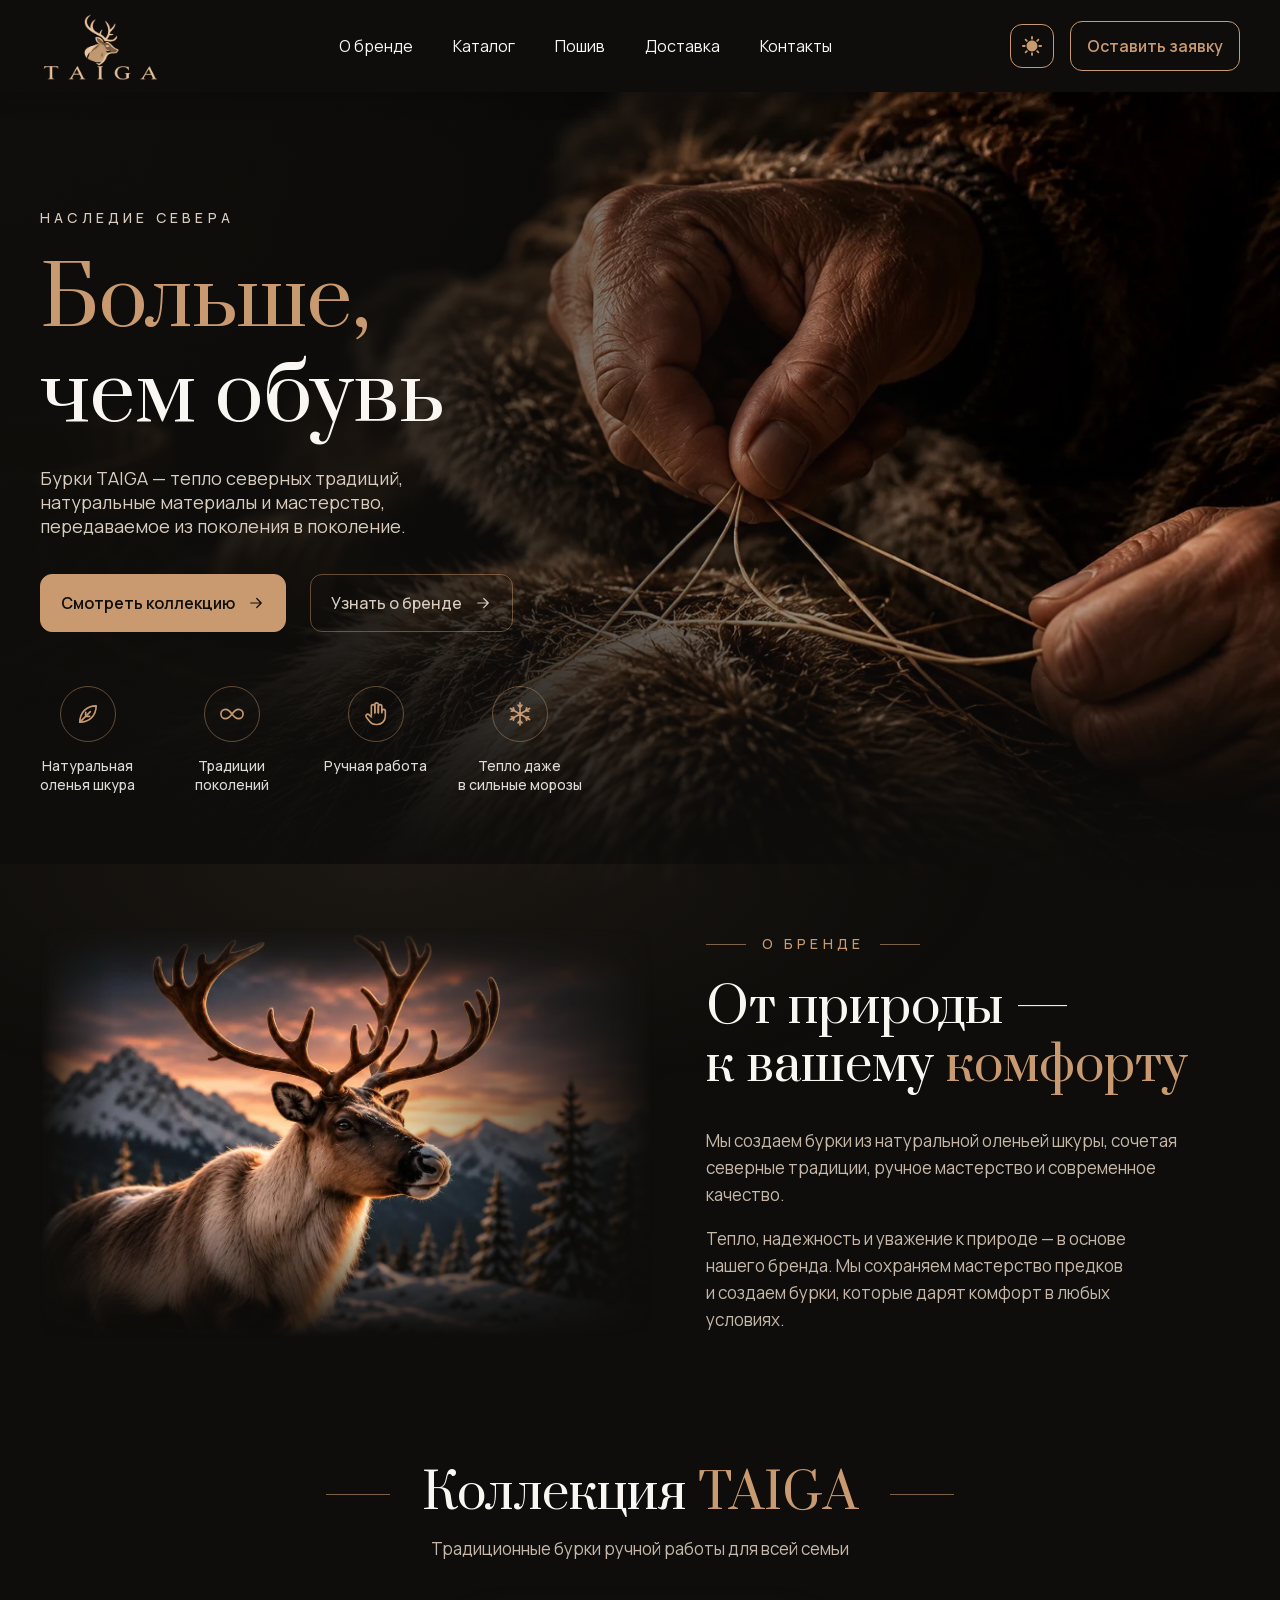
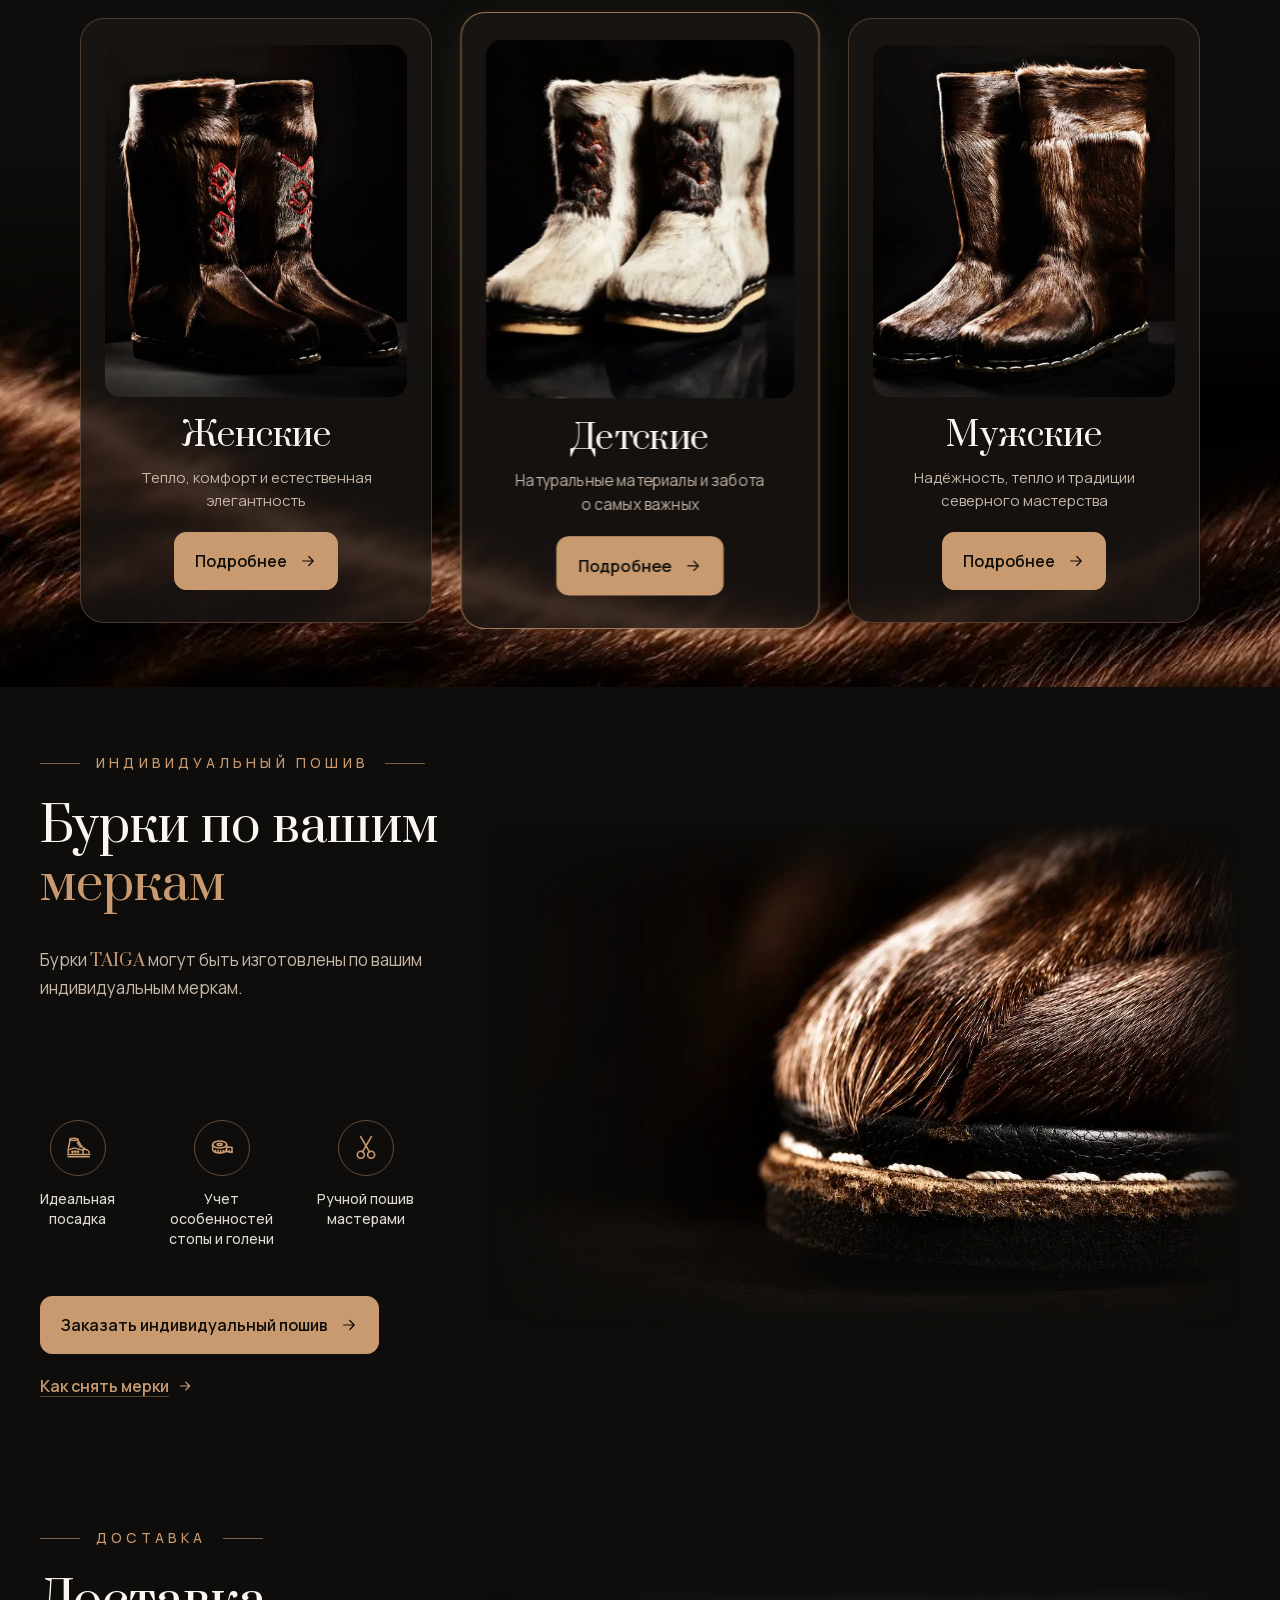
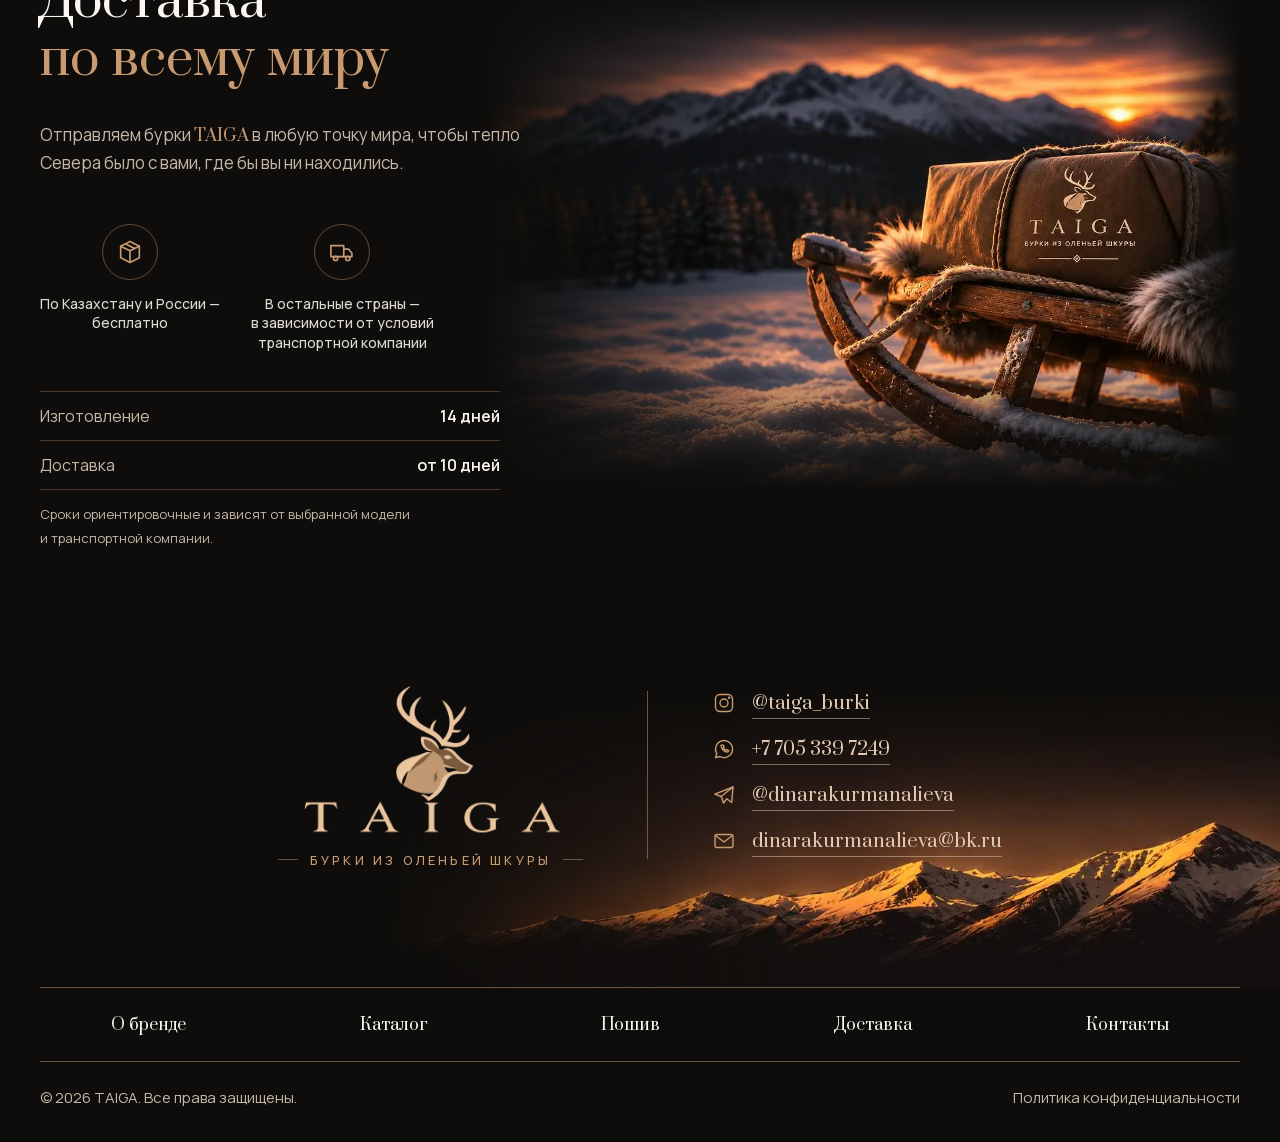
<file: index.html>
<!doctype html>
<html lang="ru">
  <head>
    <meta charset="UTF-8" />
    <meta name="viewport" content="width=device-width, initial-scale=1.0" />
    <title>TAIGA — бурки из оленьей шкуры ручной работы</title>
    <meta name="description" content="Бурки TAIGA из натуральной оленьей шкуры: ручная работа, северные традиции, индивидуальный пошив по меркам и доставка по Казахстану, России и миру." />
    <link rel="canonical" href="https://taiga-burki.kz/" />
    <meta name="theme-color" content="#0E0D0B" />
    <meta property="og:type" content="website" />
    <meta property="og:locale" content="ru_RU" />
    <meta property="og:site_name" content="TAIGA" />
    <meta property="og:title" content="TAIGA — бурки из оленьей шкуры ручной работы" />
    <meta property="og:description" content="Бурки TAIGA из натуральной оленьей шкуры: ручная работа, северные традиции, индивидуальный пошив по меркам и доставка по Казахстану, России и миру." />
    <meta property="og:url" content="https://taiga-burki.kz/" />
    <meta property="og:image" content="https://taiga-burki.kz/img/general/og-image.jpg" />
    <meta property="og:image:width" content="1200" />
    <meta property="og:image:height" content="630" />
    <meta name="twitter:card" content="summary_large_image" />
    <link rel="icon" href="./img/general/favicon.png" />
    <link rel="preload" href="./fonts/manrope-cyrillic.woff2" as="font" type="font/woff2" crossorigin />
    <link rel="preload" href="./fonts/prata-cyrillic.woff2" as="font" type="font/woff2" crossorigin />
    <link rel="stylesheet" href="./css/fonts.css" />
    <link rel="stylesheet" href="./css/variables.css" />
    <link rel="stylesheet" href="./css/base.css" />
    <link rel="stylesheet" href="./css/header.css" />
    <link rel="stylesheet" href="./css/hero.css" />
    <link rel="stylesheet" href="./css/features.css" />
    <link rel="stylesheet" href="./css/about.css" />
    <link rel="stylesheet" href="./css/collection.css" />
    <link rel="stylesheet" href="./css/split.css" />
    <link rel="stylesheet" href="./css/footer.css" />
    <link rel="stylesheet" href="./css/request.css" />
    <script>
      document.documentElement.classList.add("js");
      if (localStorage.getItem("theme") === "light") {
        document.documentElement.classList.add("light_theme");
      }
    </script>
    <script src="./js/theme.js" defer></script>
    <script src="./js/menu.js" defer></script>
    <script src="./js/reveal.js" defer></script>
    <script src="./js/request-form.js" defer></script>
    <script src="./js/features.js" defer></script>
  </head>
  <body>
    <a class="skip_link" href="#main">Перейти к&nbsp;содержанию</a>

    <!-- HEADER -->
    <header class="header">
      <div class="container header_container">
        <a class="logo_link" href="#" aria-label="Taiga — наверх страницы">
          <img
            class="logo_img"
            src="./img/general/logo-header.webp"
            alt=""
            width="120"
            height="70"
          />
        </a>

        <nav class="header_nav" id="header_menu" aria-label="Основное меню">
          <ul class="header_list">
            <li><a class="header_link" href="#about">О бренде</a></li>
            <li><a class="header_link" href="./catalog.html">Каталог</a></li>
            <li><a class="header_link" href="#sewing">Пошив</a></li>
            <li><a class="header_link" href="#delivery">Доставка</a></li>
            <li><a class="header_link" href="#contacts">Контакты</a></li>
          </ul>
          <div class="menu_extra">
            <p class="menu_note">Бурки ручной работы</p>
            <button class="btn btn_primary menu_btn" type="button" data-open-request>Оставить заявку</button>
          </div>
        </nav>

        <div class="header_actions">
          <button
            class="icon_btn theme_toggle"
            type="button"
            aria-label="Включить светлую тему"
          >
            <svg
              class="theme_icon theme_icon_sun"
              width="20"
              height="20"
              viewBox="0 0 22 22"
              fill="none"
              aria-hidden="true"
            >
              <path
                d="M10 3V1C10 0.45 10.45 0 11 0C11.55 0 12 0.45 12 1V3C12 3.55 11.55 4 11 4C10.45 4 10 3.55 10 3ZM17.36 6.05L18.77 4.63C19.16 4.24 19.16 3.61 18.77 3.22C18.38 2.83 17.75 2.83 17.36 3.22L15.95 4.64C15.56 5.03 15.56 5.66 15.95 6.05C16.34 6.44 16.97 6.44 17.36 6.05ZM21 10H19C18.45 10 18 10.45 18 11C18 11.55 18.45 12 19 12H21C21.55 12 22 11.55 22 11C22 10.45 21.55 10 21 10ZM11 18C10.45 18 10 18.45 10 19V21C10 21.55 10.45 22 11 22C11.55 22 12 21.55 12 21V19C12 18.45 11.55 18 11 18ZM4.64 6.05L3.22 4.64C2.83 4.25 2.83 3.61 3.22 3.23C3.61 2.85 4.25 2.84 4.63 3.23L6.04 4.64C6.43 5.03 6.43 5.67 6.04 6.05C5.65 6.43 5.02 6.44 4.64 6.05ZM15.95 15.95C15.56 16.34 15.56 16.98 15.95 17.36L17.36 18.77C17.75 19.16 18.39 19.16 18.77 18.77C19.16 18.38 19.16 17.74 18.77 17.36L17.36 15.95C16.98 15.56 16.34 15.56 15.95 15.95ZM1 12H3C3.55 12 4 11.55 4 11C4 10.45 3.55 10 3 10H1C0.45 10 0 10.45 0 11C0 11.55 0.45 12 1 12ZM4.64 18.78L6.05 17.37C6.44 16.98 6.44 16.34 6.05 15.96C5.66 15.58 5.02 15.57 4.64 15.96L3.23 17.37C2.84 17.76 2.84 18.4 3.23 18.78C3.61 19.17 4.25 19.17 4.64 18.78ZM11 5C7.69 5 5 7.69 5 11C5 14.31 7.69 17 11 17C14.31 17 17 14.31 17 11C17 7.69 14.31 5 11 5Z"
                fill="currentColor"
              />
            </svg>
            <svg
              class="theme_icon theme_icon_moon"
              width="18"
              height="18"
              viewBox="0 0 18 18"
              fill="none"
              aria-hidden="true"
            >
              <path
                d="M9 0C4.03 0 0 4.03 0 9C0 13.97 4.03 18 9 18C13.97 18 18 13.97 18 9C18 8.54 17.96 8.08 17.9 7.64C16.92 9.01 15.32 9.9 13.5 9.9C10.52 9.9 8.1 7.48 8.1 4.5C8.1 2.69 8.99 1.08 10.36 0.1C9.92 0.04 9.46 0 9 0Z"
                fill="currentColor"
              />
            </svg>
          </button>

          <button class="btn header_btn" type="button" data-open-request>Оставить заявку</button>

          <button
            class="icon_btn burger_btn"
            type="button"
            aria-label="Открыть меню"
            aria-expanded="false"
            aria-controls="header_menu"
          >
            <span class="burger_line" aria-hidden="true"></span>
            <span class="burger_line" aria-hidden="true"></span>
          </button>
        </div>
      </div>
    </header>

    <main id="main" tabindex="-1">
      <!-- HERO -->
      <section class="hero" id="hero">
        <div class="container hero_container">
          <div class="hero_content">
            <p class="hero_eyebrow">Наследие Севера</p>
            <h1 class="hero_title"><span class="text_accent">Больше,</span><br />чем обувь</h1>
            <p class="hero_text">
              Бурки TAIGA — тепло северных традиций, натуральные материалы и
              мастерство, передаваемое из поколения в поколение.
            </p>

            <div class="hero_btns">
              <a class="btn btn_primary btn_arrow" href="./catalog.html">
                Смотреть коллекцию
                <svg width="18" height="18" viewBox="0 0 24 24" fill="none" aria-hidden="true">
                  <path d="M5 12h14M13 6l6 6-6 6" stroke="currentColor" stroke-width="1.6" stroke-linecap="round" stroke-linejoin="round" />
                </svg>
              </a>
              <a class="btn btn_ghost btn_arrow" href="#about">
                Узнать о бренде
                <svg width="18" height="18" viewBox="0 0 24 24" fill="none" aria-hidden="true">
                  <path d="M5 12h14M13 6l6 6-6 6" stroke="currentColor" stroke-width="1.6" stroke-linecap="round" stroke-linejoin="round" />
                </svg>
              </a>
            </div>
          </div>

          <ul class="features features_start hero_features">
            <li class="feature">
              <span class="feature_icon">
                <img src="./img/home-page/icon-leaf.svg" alt="" width="28" height="28" />
              </span>
              <p class="feature_text">Натуральная оленья шкура</p>
            </li>
            <li class="feature">
              <span class="feature_icon">
                <img src="./img/home-page/icon-infinity.svg" alt="" width="28" height="28" />
              </span>
              <p class="feature_text">Традиции<br />поколений</p>
            </li>
            <li class="feature">
              <span class="feature_icon">
                <img src="./img/home-page/icon-hand.svg" alt="" width="28" height="28" />
              </span>
              <p class="feature_text">Ручная работа</p>
            </li>
            <li class="feature">
              <span class="feature_icon">
                <img src="./img/home-page/icon-snowflake.svg" alt="" width="28" height="28" />
              </span>
              <p class="feature_text">Тепло даже в&nbsp;сильные морозы</p>
            </li>
          </ul>
        </div>
      </section>

      <!-- ABOUT -->
      <section class="about" id="about">
        <div class="container about_container">
          <div class="about_image reveal" aria-hidden="true"></div>

          <div class="about_content">
            <p class="section_eyebrow reveal">О бренде</p>
            <h2 class="section_title reveal" style="--reveal-delay: 0.1s">
              От природы —<br />к&nbsp;вашему <span class="text_accent">комфорту</span>
            </h2>
            <p class="section_text reveal" style="--reveal-delay: 0.2s">
              Мы создаем бурки из натуральной оленьей шкуры, сочетая северные
              традиции, ручное мастерство и&nbsp;современное качество.
            </p>
            <p class="section_text reveal" style="--reveal-delay: 0.3s">
              Тепло, надежность и&nbsp;уважение к&nbsp;природе — в&nbsp;основе
              нашего бренда. Мы сохраняем мастерство предков и&nbsp;создаем
              бурки, которые дарят комфорт в&nbsp;любых условиях.
            </p>
          </div>
        </div>
      </section>

      <!-- COLLECTION -->
      <section class="collection" id="collection" aria-labelledby="collection_title">
        <div class="container">
          <div class="collection_head">
            <h2 class="section_title collection_title reveal" id="collection_title">
              <span>Коллекция <span class="text_accent">TAIGA</span></span>
            </h2>
            <p class="section_text collection_subtitle reveal" style="--reveal-delay: 0.1s">
              Традиционные бурки ручной работы для всей семьи
            </p>
          </div>

          <ul class="collection_list">
            <li class="collection_card reveal" style="--reveal-delay: 0.0s">
              <img
                class="collection_photo"
                src="./img/catalog/women-1.webp"
                data-src-light="./img/catalog/women-1-light.webp"
                alt="Тёмные женские бурки с красной вышивкой"
                width="853"
                height="1280"
                loading="lazy"
                decoding="async"
              />
              <h3 class="collection_name">Женские</h3>
              <p class="collection_text">Тепло, комфорт и&nbsp;естественная элегантность</p>
              <a class="btn btn_primary btn_arrow collection_btn" href="./catalog.html#women" aria-label="Подробнее: женские бурки">
                Подробнее
                <svg width="18" height="18" viewBox="0 0 24 24" fill="none" aria-hidden="true">
                  <path d="M5 12h14M13 6l6 6-6 6" stroke="currentColor" stroke-width="1.6" stroke-linecap="round" stroke-linejoin="round" />
                </svg>
              </a>
            </li>
            <li class="collection_card collection_card_featured reveal" style="--reveal-delay: 0.1s">
              <img
                class="collection_photo"
                style="object-position: center 30%"
                data-position-dark="center 30%"
                data-position-light="center 30%"
                src="./img/catalog/kids-1.webp"
                data-src-light="./img/catalog/kids-1-light.webp"
                alt="Светлые детские бурки с вышитым орнаментом"
                width="711"
                height="1067"
                loading="lazy"
                decoding="async"
              />
              <h3 class="collection_name">Детские</h3>
              <p class="collection_text">Натуральные материалы и&nbsp;забота о&nbsp;самых важных</p>
              <a class="btn btn_primary btn_arrow collection_btn" href="./catalog.html#kids" aria-label="Подробнее: детские бурки">
                Подробнее
                <svg width="18" height="18" viewBox="0 0 24 24" fill="none" aria-hidden="true">
                  <path d="M5 12h14M13 6l6 6-6 6" stroke="currentColor" stroke-width="1.6" stroke-linecap="round" stroke-linejoin="round" />
                </svg>
              </a>
            </li>
            <li class="collection_card reveal" style="--reveal-delay: 0.2s">
              <img
                class="collection_photo"
                src="./img/catalog/men-1.webp"
                data-src-light="./img/catalog/men-1-light.webp"
                alt="Мужские бурки из оленьей шкуры — пара, вид спереди"
                width="853"
                height="1280"
                loading="lazy"
                decoding="async"
              />
              <h3 class="collection_name">Мужские</h3>
              <p class="collection_text">Надёжность, тепло и&nbsp;традиции северного мастерства</p>
              <a class="btn btn_primary btn_arrow collection_btn" href="./catalog.html#men" aria-label="Подробнее: мужские бурки">
                Подробнее
                <svg width="18" height="18" viewBox="0 0 24 24" fill="none" aria-hidden="true">
                  <path d="M5 12h14M13 6l6 6-6 6" stroke="currentColor" stroke-width="1.6" stroke-linecap="round" stroke-linejoin="round" />
                </svg>
              </a>
            </li>
          </ul>
        </div>
      </section>

      <!-- SEWING -->
      <section class="sewing" id="sewing">
        <div class="container split">
          <div class="split_image reveal" aria-hidden="true"></div>

          <div class="split_content">
            <p class="section_eyebrow reveal">Индивидуальный пошив</p>
            <h2 class="section_title reveal" style="--reveal-delay: 0.1s">
              Бурки по&nbsp;вашим <span class="text_accent">меркам</span>
            </h2>
            <p class="section_text reveal" style="--reveal-delay: 0.2s">
              Бурки <span class="text_accent">TAIGA</span> могут быть изготовлены по&nbsp;вашим
              индивидуальным меркам.
            </p>
            <p class="section_text reveal" style="--reveal-delay: 0.25s">
              Мы учитываем особенности стопы и&nbsp;голени, чтобы каждая пара дарила
              комфорт и&nbsp;идеально дополняла ваш образ.
            </p>

            <ul class="features features_start sewing_features reveal" style="--reveal-delay: 0.35s" data-align="desktop">
              <li class="feature">
                <span class="feature_icon">
                  <img src="./img/home-page/icon-fit.svg" alt="" width="28" height="28" />
                </span>
                <p class="feature_text">Идеальная<br />посадка</p>
              </li>
              <li class="feature">
                <span class="feature_icon">
                  <img src="./img/home-page/icon-tape.svg" alt="" width="28" height="28" />
                </span>
                <p class="feature_text">Учет особенностей стопы и&nbsp;голени</p>
              </li>
              <li class="feature">
                <span class="feature_icon">
                  <img src="./img/home-page/icon-scissors.svg" alt="" width="28" height="28" />
                </span>
                <p class="feature_text">Ручной пошив мастерами</p>
              </li>
            </ul>

            <button
              class="btn btn_primary btn_arrow sewing_btn reveal"
              type="button"
              style="--reveal-delay: 0.45s"
              data-open-request
            >
              Заказать индивидуальный пошив
              <svg width="18" height="18" viewBox="0 0 24 24" fill="none" aria-hidden="true">
                <path d="M5 12h14M13 6l6 6-6 6" stroke="currentColor" stroke-width="1.6" stroke-linecap="round" stroke-linejoin="round" />
              </svg>
            </button>

            <a class="text_link sewing_measure_link reveal" href="./catalog.html#measure" style="--reveal-delay: 0.5s">
              Как снять мерки
              <svg width="16" height="16" viewBox="0 0 24 24" fill="none" aria-hidden="true">
                <path d="M5 12h14M13 6l6 6-6 6" stroke="currentColor" stroke-width="1.6" stroke-linecap="round" stroke-linejoin="round" />
              </svg>
            </a>
          </div>
        </div>
      </section>

      <!-- DELIVERY -->
      <section class="delivery" id="delivery">
        <div class="container split">
          <div class="split_image reveal" aria-hidden="true"></div>

          <div class="split_content">
            <p class="section_eyebrow reveal">Доставка</p>
            <h2 class="section_title reveal" style="--reveal-delay: 0.1s">
              Доставка<br /><span class="text_accent">по&nbsp;всему миру</span>
            </h2>
            <p class="section_text reveal" style="--reveal-delay: 0.2s">
              Отправляем бурки <span class="text_accent">TAIGA</span> в&nbsp;любую точку мира,
              чтобы тепло Севера было с&nbsp;вами, где бы вы ни&nbsp;находились.
            </p>

            <ul class="features features_start delivery_features reveal" style="--reveal-delay: 0.3s" data-align="desktop">
              <li class="feature">
                <span class="feature_icon">
                  <img src="./img/home-page/icon-box.svg" alt="" width="28" height="28" />
                </span>
                <p class="feature_text">По Казахстану и&nbsp;России —<br />бесплатно</p>
              </li>
              <li class="feature">
                <span class="feature_icon">
                  <img src="./img/home-page/icon-truck.svg" alt="" width="28" height="28" />
                </span>
                <p class="feature_text">
                  В остальные страны — в&nbsp;зависимости от&nbsp;условий транспортной компании
                </p>
              </li>
            </ul>

            <dl class="delivery_terms reveal" style="--reveal-delay: 0.4s">
              <div class="delivery_term">
                <dt>Изготовление</dt>
                <dd>14&nbsp;дней</dd>
              </div>
              <div class="delivery_term">
                <dt>Доставка</dt>
                <dd>от&nbsp;10&nbsp;дней</dd>
              </div>
            </dl>
            <p class="delivery_terms_note reveal" style="--reveal-delay: 0.4s">Сроки ориентировочные и&nbsp;зависят от&nbsp;выбранной модели и&nbsp;транспортной компании.</p>
          </div>
        </div>
      </section>
    </main>

    <!-- FOOTER -->
    <footer class="footer" id="contacts">
      <div class="container">
        <div class="footer_top">
          <div class="footer_brand">
            <img
              class="footer_logo"
              src="./img/general/logo-header.webp"
              alt="TAIGA"
              width="270"
              height="158"
              loading="lazy"
            />
            <p class="footer_tagline">Бурки из оленьей шкуры</p>
          </div>

          <ul class="footer_contacts">
            <li>
              <a class="footer_contact" href="https://www.instagram.com/taiga_burki/" target="_blank" rel="noopener">
                <svg width="30" height="30" viewBox="0 0 24 24" fill="none" stroke="currentColor" stroke-width="1.4" stroke-linecap="round" stroke-linejoin="round" aria-hidden="true">
                  <rect x="3.5" y="3.5" width="17" height="17" rx="4.5" />
                  <circle cx="12" cy="12" r="4" />
                  <circle cx="17.2" cy="6.8" r="0.6" fill="currentColor" />
                </svg>
                <span class="footer_contact_text"><span class="visually_hidden">Instagram: </span>@taiga_burki</span>
              </a>
            </li>
            <li>
              <a class="footer_contact" href="https://wa.me/77053397249" target="_blank" rel="noopener">
                <svg width="30" height="30" viewBox="0 0 24 24" fill="none" stroke="currentColor" stroke-width="1.4" stroke-linecap="round" stroke-linejoin="round" aria-hidden="true">
                  <path d="M3.5 20.5l1.3-4.1A8.5 8.5 0 1 1 8 19.5l-4.5 1Z" />
                  <path d="M9 8.3c0 3.4 3.3 6.7 6.7 6.7l1.1-1.4-1.9-1.1-.9.8a4.5 4.5 0 0 1-2.6-2.6l.8-.9-1.1-1.9L9 8.3Z" />
                </svg>
                <span class="footer_contact_text"><span class="visually_hidden">WhatsApp: </span>+7 705 339 7249</span>
              </a>
            </li>
            <li>
              <a class="footer_contact" href="https://t.me/dinarakurmanalieva" target="_blank" rel="noopener">
                <svg width="30" height="30" viewBox="0 0 24 24" fill="none" stroke="currentColor" stroke-width="1.4" stroke-linecap="round" stroke-linejoin="round" aria-hidden="true">
                  <path d="M21 4 2.8 11.2l6.4 2.3L11.5 20l3.3-4.2 4.9 3.7L21 4Z" />
                  <path d="M9.2 13.5 21 4" />
                </svg>
                <span class="footer_contact_text"><span class="visually_hidden">Telegram: </span>@dinarakurmanalieva</span>
              </a>
            </li>
            <li>
              <a class="footer_contact" href="mailto:dinarakurmanalieva@bk.ru">
                <svg width="30" height="30" viewBox="0 0 24 24" fill="none" stroke="currentColor" stroke-width="1.4" stroke-linecap="round" stroke-linejoin="round" aria-hidden="true">
                  <rect x="3" y="5.5" width="18" height="13" rx="2" />
                  <path d="m3.5 6.5 8.5 6.5 8.5-6.5" />
                </svg>
                <span class="footer_contact_text"><span class="visually_hidden">Email: </span>dinarakurmanalieva@bk.ru</span>
              </a>
            </li>
          </ul>
        </div>

        <nav class="footer_nav" aria-label="Навигация в подвале">
          <ul class="footer_list">
            <li><a class="footer_link" href="#about">О бренде</a></li>
            <li><a class="footer_link" href="./catalog.html">Каталог</a></li>
            <li><a class="footer_link" href="#sewing">Пошив</a></li>
            <li><a class="footer_link" href="#delivery">Доставка</a></li>
            <li><a class="footer_link" href="#contacts">Контакты</a></li>
          </ul>
        </nav>

        <div class="footer_bottom">
          <p>© 2026 TAIGA. Все права защищены.</p>
          <a class="footer_link" href="./privacy.html">Политика конфиденциальности</a>
        </div>
      </div>
    </footer>

    <!-- REQUEST FORM -->
    <dialog class="request" id="request_dialog" aria-labelledby="request_title" tabindex="-1">
      <button class="icon_btn request_close" type="button" aria-label="Закрыть форму" data-close-request>
        <svg width="18" height="18" viewBox="0 0 24 24" fill="none" aria-hidden="true">
          <path d="M6 6l12 12M18 6 6 18" stroke="currentColor" stroke-width="1.6" stroke-linecap="round" />
        </svg>
      </button>

      <form class="request_form" id="request_form" novalidate>
        <p class="section_eyebrow request_eyebrow">Заявка</p>
        <h2 class="request_title" id="request_title">Оставить заявку</h2>
        <p class="request_subtitle">
          Расскажите, что вас интересует, — мы свяжемся с&nbsp;вами удобным способом.
        </p>

        <div class="field">
          <label class="field_label" for="request_name">Как к&nbsp;вам обращаться</label>
          <input
            class="field_input"
            id="request_name"
            name="name"
            type="text"
            autocomplete="name"
            placeholder="Имя"
            required
            minlength="2"
            maxlength="60"
            aria-describedby="request_name_error"
          />
          <p class="field_error" id="request_name_error" aria-live="polite"></p>
        </div>

        <fieldset class="field">
          <legend class="field_label">Как с&nbsp;вами связаться</legend>
          <div class="contact_methods">
            <label class="contact_method">
              <input type="radio" name="method" value="phone" checked />
              <span>Звонок</span>
            </label>
            <label class="contact_method">
              <input type="radio" name="method" value="telegram" />
              <span>Telegram</span>
            </label>
            <label class="contact_method">
              <input type="radio" name="method" value="whatsapp" />
              <span>WhatsApp</span>
            </label>
            <label class="contact_method">
              <input type="radio" name="method" value="email" />
              <span>Email</span>
            </label>
          </div>
        </fieldset>

        <div class="field">
          <label class="field_label" for="request_contact" id="request_contact_label">Телефон</label>
          <input
            class="field_input"
            id="request_contact"
            name="contact"
            type="tel"
            inputmode="tel"
            autocomplete="tel"
            placeholder="+7 900 000-00-00"
            required
            aria-describedby="request_contact_error"
          />
          <p class="field_error" id="request_contact_error" aria-live="polite"></p>
        </div>

        <div class="field">
          <label class="field_label" for="request_message">
            Сообщение <span class="field_optional">— необязательно</span>
          </label>
          <textarea
            class="field_input field_textarea"
            id="request_message"
            name="message"
            rows="3"
            maxlength="1000"
            placeholder="Размер, модель, пожелания по пошиву…"
          ></textarea>
        </div>

        <div class="field_trap" aria-hidden="true">
          <label for="request_website">Не заполняйте это поле</label>
          <input id="request_website" name="website" type="text" tabindex="-1" autocomplete="off" />
        </div>

        <div class="field field_consent">
          <label class="consent">
            <input class="consent_input" id="request_consent" name="consent" type="checkbox" aria-describedby="request_consent_error" />
            <span class="consent_box" aria-hidden="true"></span>
            <span class="consent_text">
              Я&nbsp;соглашаюсь на&nbsp;обработку персональных данных в&nbsp;соответствии
              с&nbsp;<a href="./privacy.html" target="_blank" rel="noopener">политикой конфиденциальности</a>
            </span>
          </label>
          <p class="field_error" id="request_consent_error" aria-live="polite"></p>
        </div>

        <p class="request_error" id="request_error" role="alert" hidden>
          Не&nbsp;удалось отправить заявку. Попробуйте ещё раз или напишите нам
          в&nbsp;<a href="https://wa.me/77053397249" target="_blank" rel="noopener">WhatsApp</a>.
        </p>

        <button class="btn btn_primary btn_arrow request_submit" type="submit">
          Отправить заявку
          <svg width="18" height="18" viewBox="0 0 24 24" fill="none" aria-hidden="true">
            <path d="M5 12h14M13 6l6 6-6 6" stroke="currentColor" stroke-width="1.6" stroke-linecap="round" stroke-linejoin="round" />
          </svg>
        </button>
      </form>

      <div class="request_success" id="request_success" hidden>
        <span class="request_success_icon" aria-hidden="true">
          <svg width="28" height="28" viewBox="0 0 24 24" fill="none">
            <path d="M5 12.5l4.5 4.5L19 7.5" stroke="currentColor" stroke-width="1.6" stroke-linecap="round" stroke-linejoin="round" />
          </svg>
        </span>
        <h2 class="request_title" id="request_success_title">Спасибо!</h2>
        <p class="request_subtitle" id="request_success_text">Заявка отправлена. Мы скоро свяжемся с&nbsp;вами.</p>
        <button class="btn request_done" type="button" data-close-request>Закрыть</button>
      </div>
    </dialog>
  </body>
</html>
</file>
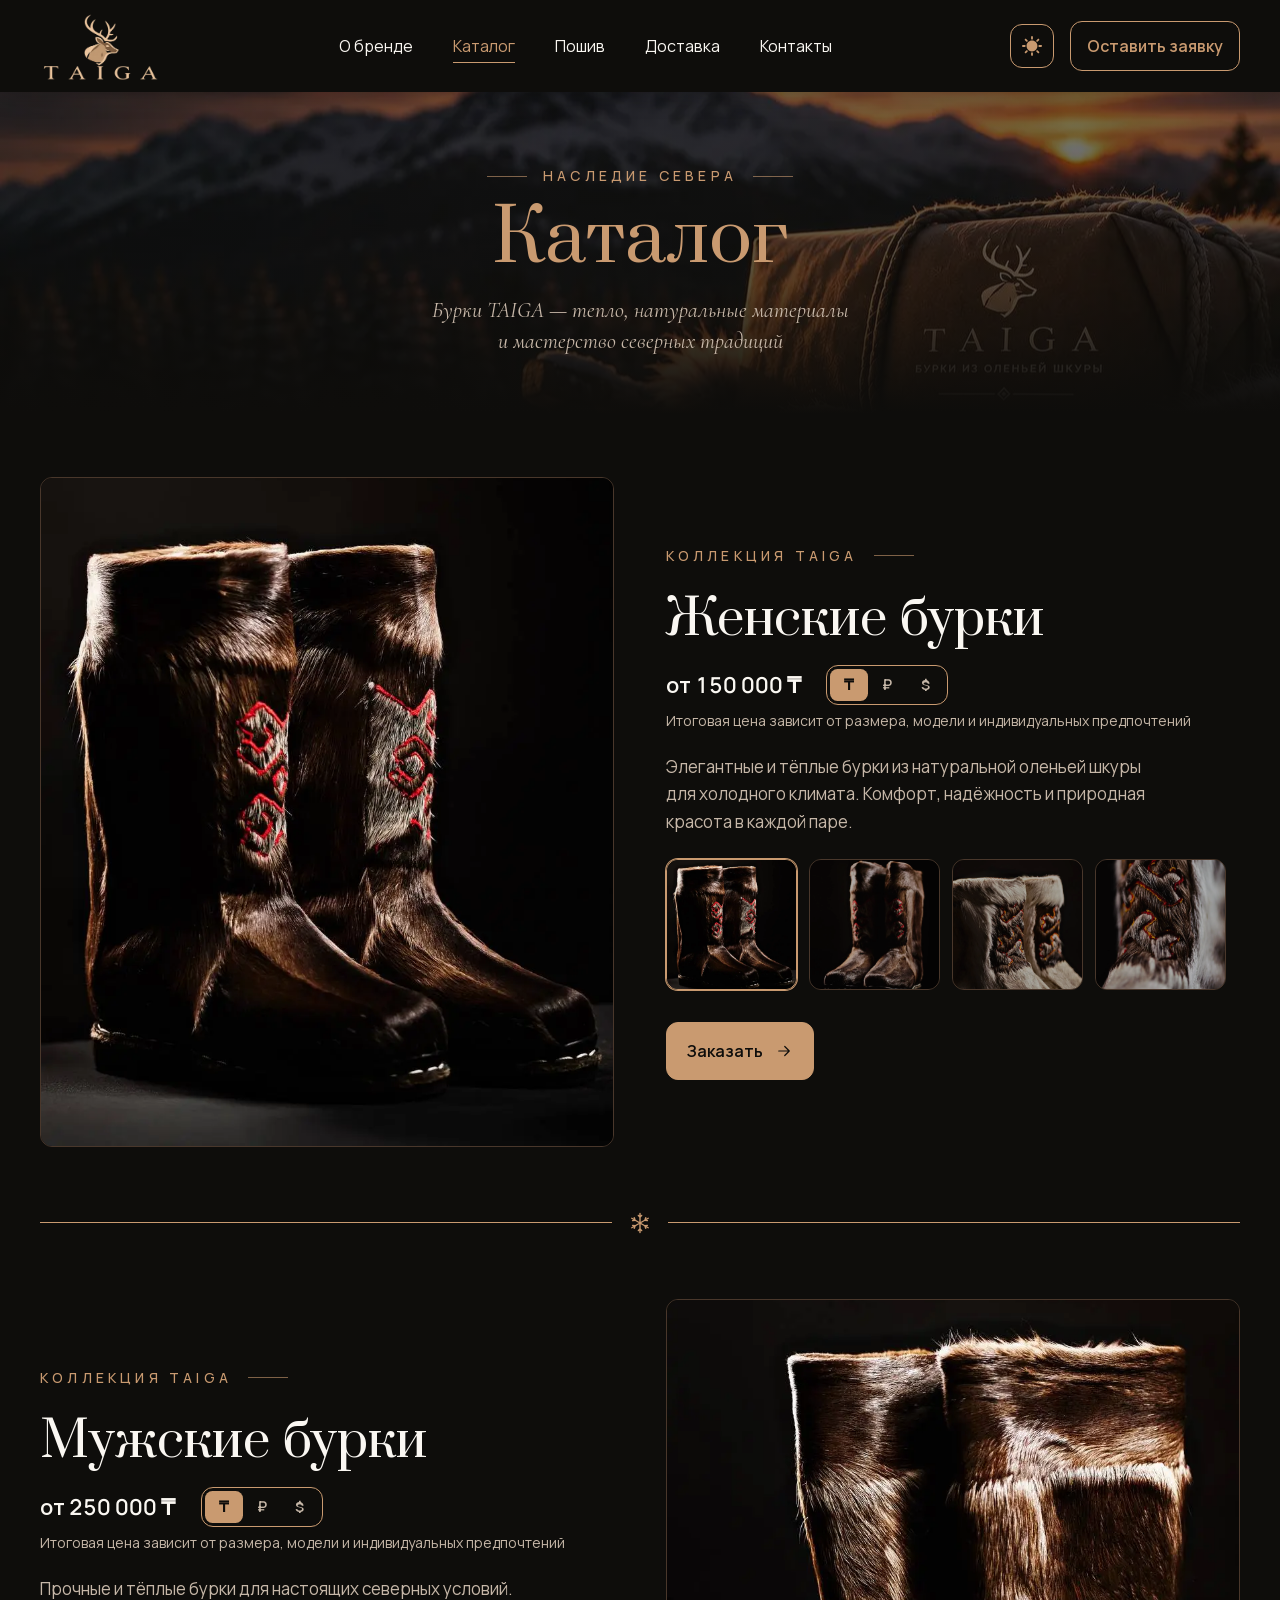
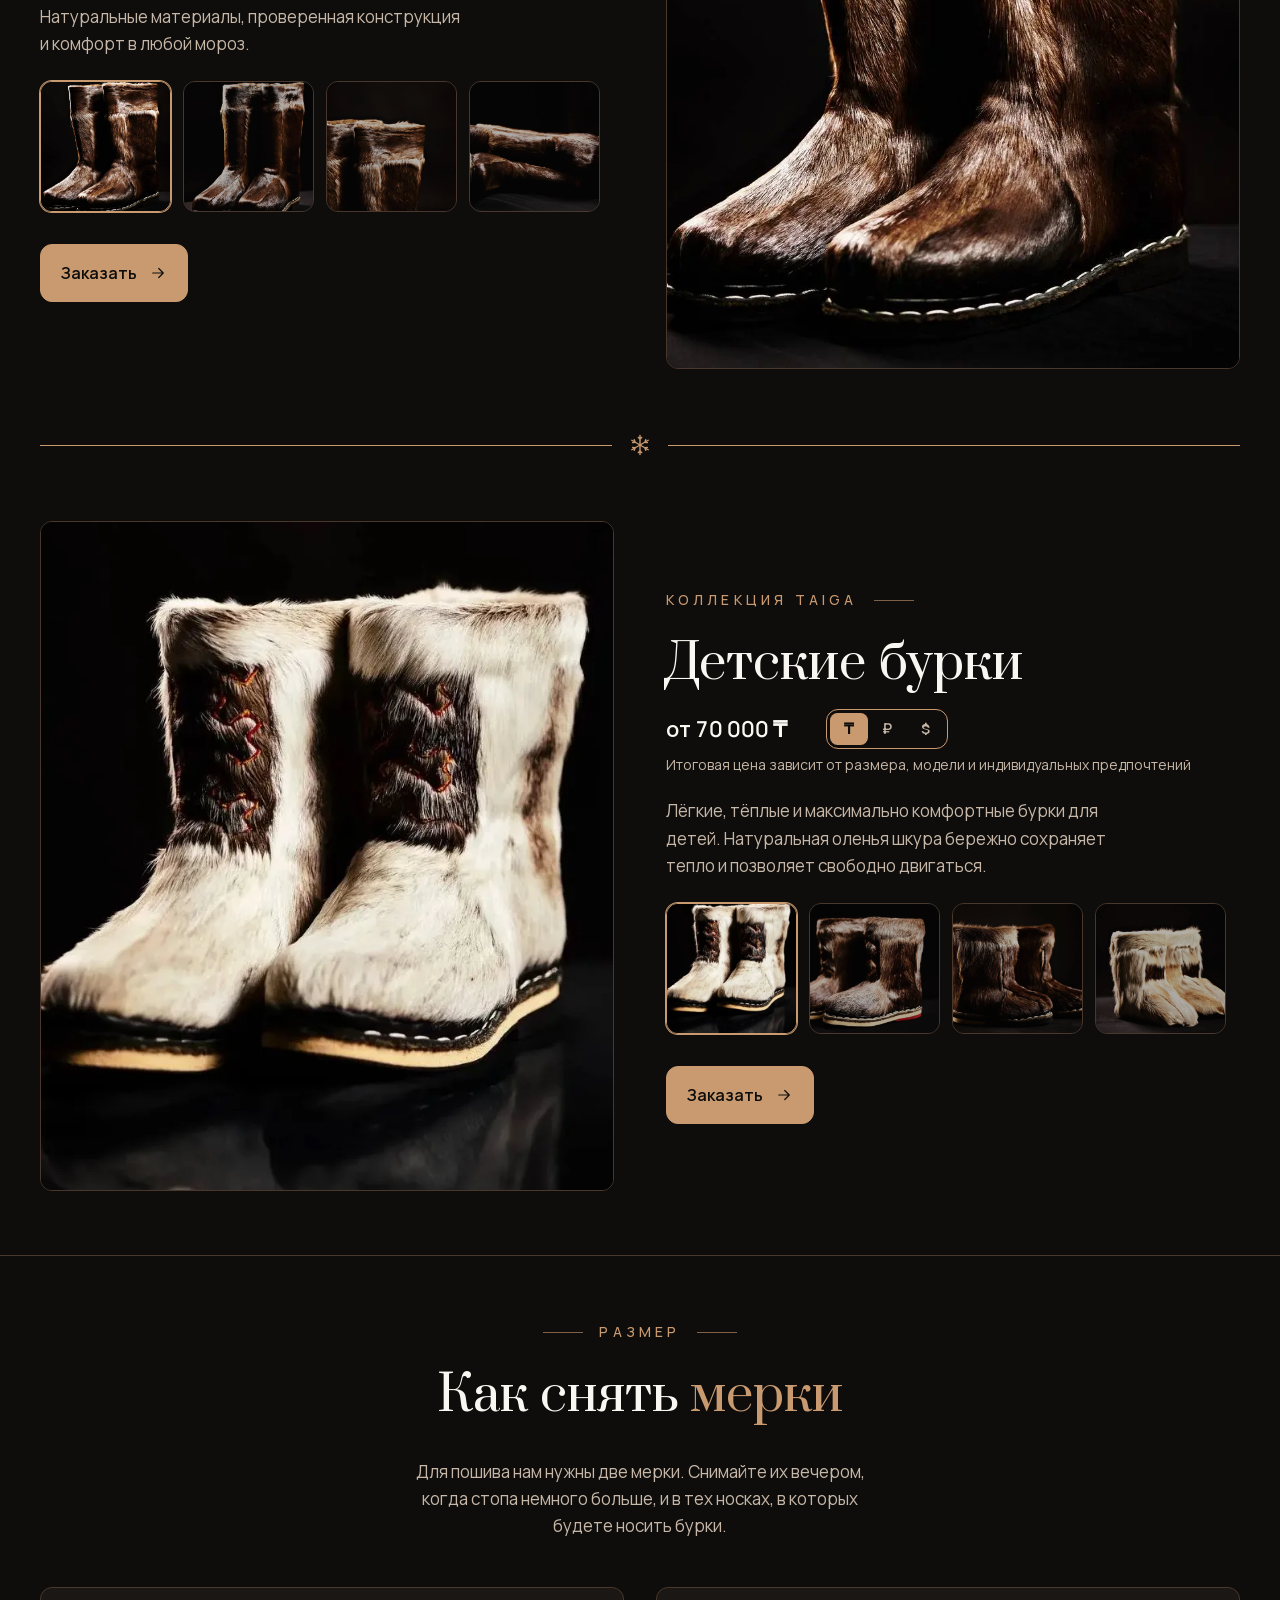
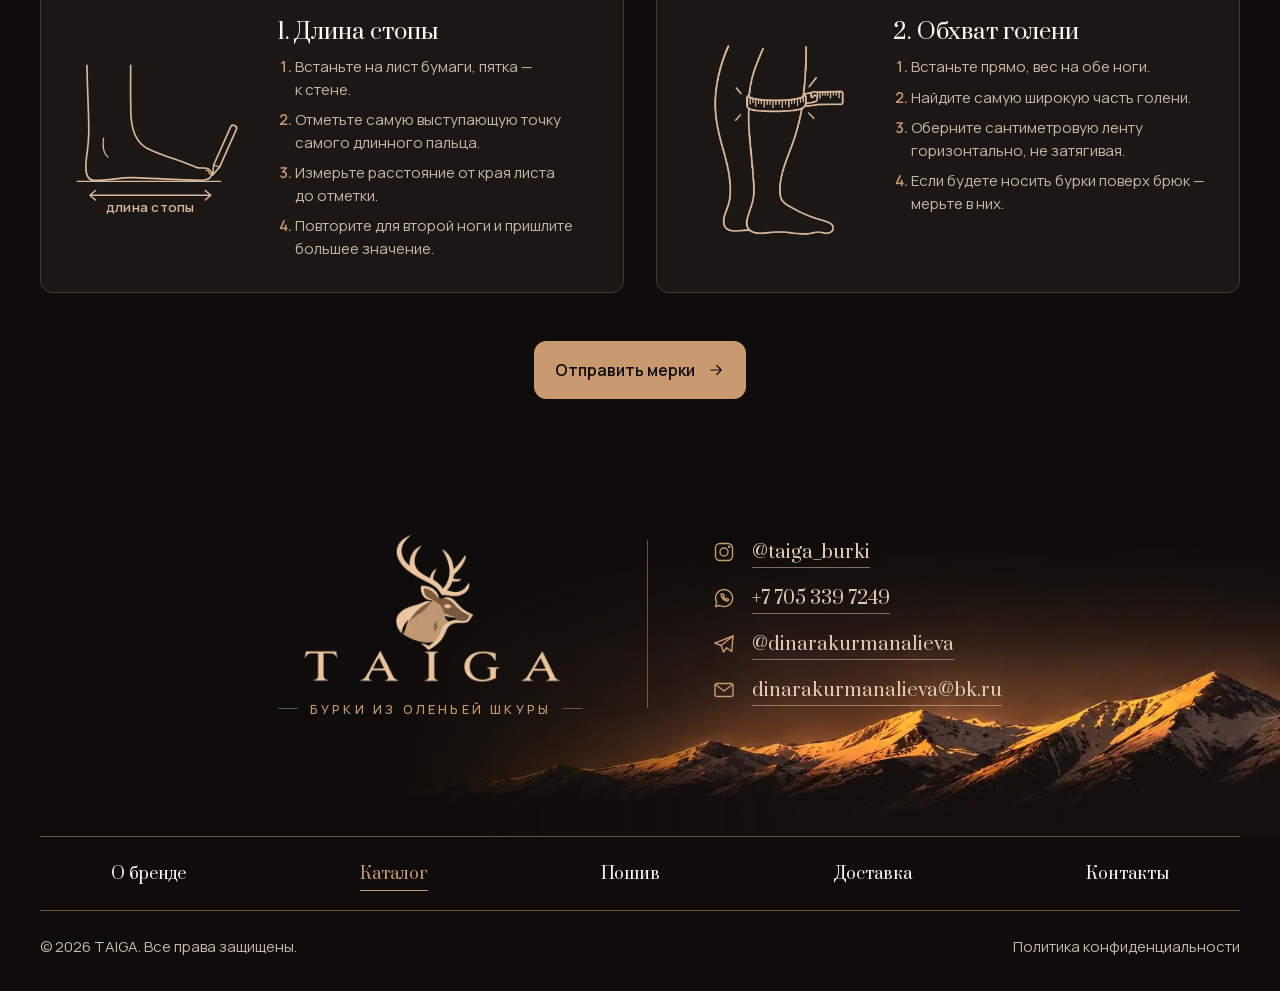
<file: catalog.html>
<!doctype html>
<html lang="ru">
  <head>
    <meta charset="UTF-8" />
    <meta name="viewport" content="width=device-width, initial-scale=1.0" />
    <title>Каталог бурок — женские, мужские и детские | TAIGA</title>
    <meta name="description" content="Женские, мужские и детские бурки TAIGA из оленьей шкуры: фото, цены от 70 000 ₸, инструкция, как снять мерки, и заказ онлайн." />
    <link rel="canonical" href="https://taiga-burki.kz/catalog.html" />
    <meta name="theme-color" content="#0E0D0B" />
    <meta property="og:type" content="website" />
    <meta property="og:locale" content="ru_RU" />
    <meta property="og:site_name" content="TAIGA" />
    <meta property="og:title" content="Каталог бурок — женские, мужские и детские | TAIGA" />
    <meta property="og:description" content="Женские, мужские и детские бурки TAIGA из оленьей шкуры: фото, цены от 70 000 ₸, инструкция, как снять мерки, и заказ онлайн." />
    <meta property="og:url" content="https://taiga-burki.kz/catalog.html" />
    <meta property="og:image" content="https://taiga-burki.kz/img/general/og-image.jpg" />
    <meta property="og:image:width" content="1200" />
    <meta property="og:image:height" content="630" />
    <meta name="twitter:card" content="summary_large_image" />
    <link rel="icon" href="./img/general/favicon.png" />
    <link rel="preload" href="./fonts/manrope-cyrillic.woff2" as="font" type="font/woff2" crossorigin />
    <link rel="preload" href="./fonts/prata-cyrillic.woff2" as="font" type="font/woff2" crossorigin />
    <link rel="stylesheet" href="./css/fonts.css" />
    <link rel="stylesheet" href="./css/variables.css" />
    <link rel="stylesheet" href="./css/base.css" />
    <link rel="stylesheet" href="./css/header.css" />
    <link rel="stylesheet" href="./css/catalog.css" />
    <link rel="stylesheet" href="./css/lightbox.css" />
    <link rel="stylesheet" href="./css/footer.css" />
    <link rel="stylesheet" href="./css/request.css" />
    <script>
      document.documentElement.classList.add("js");
      if (localStorage.getItem("theme") === "light") {
        document.documentElement.classList.add("light_theme");
      }
    </script>
    <script src="./js/theme.js" defer></script>
    <script src="./js/menu.js" defer></script>
    <script src="./js/reveal.js" defer></script>
    <script src="./js/request-form.js" defer></script>
    <script src="./js/catalog.js" defer></script>
  </head>
  <body>
    <a class="skip_link" href="#main">Перейти к&nbsp;содержанию</a>

    <!-- HEADER -->
    <header class="header">
      <div class="container header_container">
        <a class="logo_link" href="./index.html" aria-label="Taiga — на главную">
          <img
            class="logo_img"
            src="./img/general/logo-header.webp"
            alt=""
            width="120"
            height="70"
          />
        </a>

        <nav class="header_nav" id="header_menu" aria-label="Основное меню">
          <ul class="header_list">
            <li><a class="header_link" href="./index.html#about">О бренде</a></li>
            <li><a class="header_link" href="./catalog.html" aria-current="page">Каталог</a></li>
            <li><a class="header_link" href="./index.html#sewing">Пошив</a></li>
            <li><a class="header_link" href="./index.html#delivery">Доставка</a></li>
            <li><a class="header_link" href="#contacts">Контакты</a></li>
          </ul>
          <div class="menu_extra">
            <p class="menu_note">Бурки ручной работы</p>
            <button class="btn btn_primary menu_btn" type="button" data-open-request>Оставить заявку</button>
          </div>
        </nav>

        <div class="header_actions">
          <button
            class="icon_btn theme_toggle"
            type="button"
            aria-label="Включить светлую тему"
          >
            <svg
              class="theme_icon theme_icon_sun"
              width="20"
              height="20"
              viewBox="0 0 22 22"
              fill="none"
              aria-hidden="true"
            >
              <path
                d="M10 3V1C10 0.45 10.45 0 11 0C11.55 0 12 0.45 12 1V3C12 3.55 11.55 4 11 4C10.45 4 10 3.55 10 3ZM17.36 6.05L18.77 4.63C19.16 4.24 19.16 3.61 18.77 3.22C18.38 2.83 17.75 2.83 17.36 3.22L15.95 4.64C15.56 5.03 15.56 5.66 15.95 6.05C16.34 6.44 16.97 6.44 17.36 6.05ZM21 10H19C18.45 10 18 10.45 18 11C18 11.55 18.45 12 19 12H21C21.55 12 22 11.55 22 11C22 10.45 21.55 10 21 10ZM11 18C10.45 18 10 18.45 10 19V21C10 21.55 10.45 22 11 22C11.55 22 12 21.55 12 21V19C12 18.45 11.55 18 11 18ZM4.64 6.05L3.22 4.64C2.83 4.25 2.83 3.61 3.22 3.23C3.61 2.85 4.25 2.84 4.63 3.23L6.04 4.64C6.43 5.03 6.43 5.67 6.04 6.05C5.65 6.43 5.02 6.44 4.64 6.05ZM15.95 15.95C15.56 16.34 15.56 16.98 15.95 17.36L17.36 18.77C17.75 19.16 18.39 19.16 18.77 18.77C19.16 18.38 19.16 17.74 18.77 17.36L17.36 15.95C16.98 15.56 16.34 15.56 15.95 15.95ZM1 12H3C3.55 12 4 11.55 4 11C4 10.45 3.55 10 3 10H1C0.45 10 0 10.45 0 11C0 11.55 0.45 12 1 12ZM4.64 18.78L6.05 17.37C6.44 16.98 6.44 16.34 6.05 15.96C5.66 15.58 5.02 15.57 4.64 15.96L3.23 17.37C2.84 17.76 2.84 18.4 3.23 18.78C3.61 19.17 4.25 19.17 4.64 18.78ZM11 5C7.69 5 5 7.69 5 11C5 14.31 7.69 17 11 17C14.31 17 17 14.31 17 11C17 7.69 14.31 5 11 5Z"
                fill="currentColor"
              />
            </svg>
            <svg
              class="theme_icon theme_icon_moon"
              width="18"
              height="18"
              viewBox="0 0 18 18"
              fill="none"
              aria-hidden="true"
            >
              <path
                d="M9 0C4.03 0 0 4.03 0 9C0 13.97 4.03 18 9 18C13.97 18 18 13.97 18 9C18 8.54 17.96 8.08 17.9 7.64C16.92 9.01 15.32 9.9 13.5 9.9C10.52 9.9 8.1 7.48 8.1 4.5C8.1 2.69 8.99 1.08 10.36 0.1C9.92 0.04 9.46 0 9 0Z"
                fill="currentColor"
              />
            </svg>
          </button>

          <button class="btn header_btn" type="button" data-open-request>Оставить заявку</button>

          <button
            class="icon_btn burger_btn"
            type="button"
            aria-label="Открыть меню"
            aria-expanded="false"
            aria-controls="header_menu"
          >
            <span class="burger_line" aria-hidden="true"></span>
            <span class="burger_line" aria-hidden="true"></span>
          </button>
        </div>
      </div>
    </header>

    <main id="main" tabindex="-1">
      <!-- PAGE HERO -->
      <section class="page_hero">
        <div class="container page_hero_content">
          <p class="section_eyebrow">Наследие Севера</p>
          <h1 class="page_title">Каталог</h1>
          <p class="page_subtitle">
            Бурки TAIGA — тепло, натуральные материалы<br />и&nbsp;мастерство северных традиций
          </p>
        </div>
      </section>

      <!-- PRODUCTS -->
      <section class="catalog" aria-label="Модели бурок">
        <div class="container">
        <article class="product" id="women" aria-labelledby="women_title">
          <button class="product_zoom reveal" type="button" aria-label="Открыть галерею: женские бурки">
            <img
              class="product_photo"
              src="./img/catalog/women-1.webp"
              data-src-light="./img/catalog/women-1-light.webp"
              alt="Тёмные женские бурки с красной вышивкой"
              width="853"
              height="1280"
              decoding="async"
            />
          </button>

          <div class="product_content">
            <p class="section_eyebrow product_eyebrow reveal">Коллекция TAIGA</p>
            <h2 class="section_title product_title reveal" id="women_title" style="--reveal-delay: 0.1s">Женские бурки</h2>

            <div class="product_price_row reveal" style="--reveal-delay: 0.15s">
              <p class="product_price" data-price-kzt="150000" data-price-rub="26500" data-price-usd="330">от&nbsp;150&nbsp;000&nbsp;₸</p>
              <fieldset class="currency">
                <legend class="visually_hidden">Валюта цены</legend>
                <label class="currency_option">
                  <input type="radio" name="currency_women" value="kzt" checked />
                  <span>₸</span>
                </label>
                <label class="currency_option">
                  <input type="radio" name="currency_women" value="rub" />
                  <span>₽</span>
                </label>
                <label class="currency_option">
                  <input type="radio" name="currency_women" value="usd" />
                  <span>$</span>
                </label>
              </fieldset>
            </div>
            <p class="product_price_note reveal" style="--reveal-delay: 0.15s">Итоговая цена зависит от&nbsp;размера, модели и&nbsp;индивидуальных предпочтений</p>
            <p class="section_text reveal" style="--reveal-delay: 0.2s">
              Элегантные и&nbsp;тёплые бурки из&nbsp;натуральной оленьей шкуры для холодного климата. Комфорт, надёжность и&nbsp;природная красота в&nbsp;каждой паре.
            </p>

            <ul class="product_thumbs reveal" style="--reveal-delay: 0.25s" aria-label="Фото модели">
              <li>
                <button
                  class="product_thumb"
                  type="button"
                  aria-pressed="true"
                  data-photo="./img/catalog/women-1.webp"
                  data-photo-light="./img/catalog/women-1-light.webp"
                >
                  <img src="./img/catalog/women-1.webp" data-src-light="./img/catalog/women-1-light.webp" alt="Тёмные женские бурки с красной вышивкой" width="853" height="1280" loading="lazy" decoding="async" />
                </button>
              </li>
              <li>
                <button
                  class="product_thumb"
                  type="button"
                  aria-pressed="false"
                  data-photo="./img/catalog/women-2.webp"
                  data-photo-light="./img/catalog/women-2-light.webp"
                >
                  <img src="./img/catalog/women-2.webp" data-src-light="./img/catalog/women-2-light.webp" alt="Женские бурки с красным орнаментом, вид спереди" width="853" height="1280" loading="lazy" decoding="async" />
                </button>
              </li>
              <li>
                <button
                  class="product_thumb"
                  type="button"
                  aria-pressed="false"
                  data-photo="./img/catalog/women-3.webp"
                  data-photo-light="./img/catalog/women-3-light.webp"
                >
                  <img src="./img/catalog/women-3.webp" data-src-light="./img/catalog/women-3-light.webp" alt="Светлые женские бурки с вышивкой, голенища крупным планом" width="1280" height="853" loading="lazy" decoding="async" />
                </button>
              </li>
              <li>
                <button
                  class="product_thumb"
                  type="button"
                  aria-pressed="false"
                  data-photo="./img/catalog/women-4.webp"
                  data-photo-light="./img/catalog/women-4-light.webp"
                >
                  <img src="./img/catalog/women-4.webp" data-src-light="./img/catalog/women-4-light.webp" alt="Вышитый орнамент на меху крупным планом" width="853" height="1280" loading="lazy" decoding="async" />
                </button>
              </li>
            </ul>

            <button
              class="btn btn_primary btn_arrow reveal"
              type="button"
              style="--reveal-delay: 0.3s"
              data-open-request
              data-request-message="Интересуют женские бурки"
            >
              Заказать
              <svg width="18" height="18" viewBox="0 0 24 24" fill="none" aria-hidden="true">
                <path d="M5 12h14M13 6l6 6-6 6" stroke="currentColor" stroke-width="1.6" stroke-linecap="round" stroke-linejoin="round" />
              </svg>
            </button>
          </div>
        </article>

        <div class="product_divider" aria-hidden="true">
          <img src="./img/home-page/icon-snowflake.svg" alt="" width="24" height="24" />
        </div>
        <article class="product" id="men" aria-labelledby="men_title">
          <button class="product_zoom reveal" type="button" aria-label="Открыть галерею: мужские бурки">
            <img
              class="product_photo"
              src="./img/catalog/men-1.webp"
              data-src-light="./img/catalog/men-1-light.webp"
              alt="Мужские бурки из оленьей шкуры — пара, вид спереди"
              width="853"
              height="1280"
              decoding="async" loading="lazy"
            />
          </button>

          <div class="product_content">
            <p class="section_eyebrow product_eyebrow reveal">Коллекция TAIGA</p>
            <h2 class="section_title product_title reveal" id="men_title" style="--reveal-delay: 0.1s">Мужские бурки</h2>

            <div class="product_price_row reveal" style="--reveal-delay: 0.15s">
              <p class="product_price" data-price-kzt="250000" data-price-rub="44200" data-price-usd="550">от&nbsp;250&nbsp;000&nbsp;₸</p>
              <fieldset class="currency">
                <legend class="visually_hidden">Валюта цены</legend>
                <label class="currency_option">
                  <input type="radio" name="currency_men" value="kzt" checked />
                  <span>₸</span>
                </label>
                <label class="currency_option">
                  <input type="radio" name="currency_men" value="rub" />
                  <span>₽</span>
                </label>
                <label class="currency_option">
                  <input type="radio" name="currency_men" value="usd" />
                  <span>$</span>
                </label>
              </fieldset>
            </div>
            <p class="product_price_note reveal" style="--reveal-delay: 0.15s">Итоговая цена зависит от&nbsp;размера, модели и&nbsp;индивидуальных предпочтений</p>
            <p class="section_text reveal" style="--reveal-delay: 0.2s">
              Прочные и&nbsp;тёплые бурки для настоящих северных условий. Натуральные материалы, проверенная конструкция и&nbsp;комфорт в&nbsp;любой мороз.
            </p>

            <ul class="product_thumbs reveal" style="--reveal-delay: 0.25s" aria-label="Фото модели">
              <li>
                <button
                  class="product_thumb"
                  type="button"
                  aria-pressed="true"
                  data-photo="./img/catalog/men-1.webp"
                  data-photo-light="./img/catalog/men-1-light.webp"
                >
                  <img src="./img/catalog/men-1.webp" data-src-light="./img/catalog/men-1-light.webp" alt="Мужские бурки из оленьей шкуры — пара, вид спереди" width="853" height="1280" loading="lazy" decoding="async" />
                </button>
              </li>
              <li>
                <button
                  class="product_thumb"
                  type="button"
                  aria-pressed="false"
                  data-photo="./img/catalog/men-2.webp"
                  data-photo-light="./img/catalog/men-2-light.webp"
                >
                  <img src="./img/catalog/men-2.webp" data-src-light="./img/catalog/men-2-light.webp" alt="Мужские бурки — вид спереди, другой ракурс" width="853" height="1280" loading="lazy" decoding="async" />
                </button>
              </li>
              <li>
                <button
                  class="product_thumb"
                  type="button"
                  aria-pressed="false"
                  data-photo="./img/catalog/men-3.webp"
                  data-photo-light="./img/catalog/men-3-light.webp"
                >
                  <img src="./img/catalog/men-3.webp" data-src-light="./img/catalog/men-3-light.webp" alt="Мужские бурки — голенища крупным планом" width="1280" height="853" loading="lazy" decoding="async" />
                </button>
              </li>
              <li>
                <button
                  class="product_thumb"
                  type="button"
                  aria-pressed="false"
                  data-photo="./img/catalog/men-4.webp"
                  data-photo-light="./img/catalog/men-4-light.webp"
                >
                  <img src="./img/catalog/men-4.webp" data-src-light="./img/catalog/men-4-light.webp" alt="Мужские бурки — вид сбоку, видна подошва" width="1280" height="853" loading="lazy" decoding="async" />
                </button>
              </li>
            </ul>

            <button
              class="btn btn_primary btn_arrow reveal"
              type="button"
              style="--reveal-delay: 0.3s"
              data-open-request
              data-request-message="Интересуют мужские бурки"
            >
              Заказать
              <svg width="18" height="18" viewBox="0 0 24 24" fill="none" aria-hidden="true">
                <path d="M5 12h14M13 6l6 6-6 6" stroke="currentColor" stroke-width="1.6" stroke-linecap="round" stroke-linejoin="round" />
              </svg>
            </button>
          </div>
        </article>

        <div class="product_divider" aria-hidden="true">
          <img src="./img/home-page/icon-snowflake.svg" alt="" width="24" height="24" />
        </div>
        <article class="product" id="kids" aria-labelledby="kids_title">
          <button class="product_zoom reveal" type="button" aria-label="Открыть галерею: детские бурки">
            <img
              class="product_photo"
              style="object-position: center 30%"
              data-position-dark="center 30%"
              data-position-light="center 30%"
              src="./img/catalog/kids-1.webp"
              data-src-light="./img/catalog/kids-1-light.webp"
              alt="Светлые детские бурки с вышитым орнаментом"
              width="711"
              height="1067"
              decoding="async" loading="lazy"
            />
          </button>

          <div class="product_content">
            <p class="section_eyebrow product_eyebrow reveal">Коллекция TAIGA</p>
            <h2 class="section_title product_title reveal" id="kids_title" style="--reveal-delay: 0.1s">Детские бурки</h2>

            <div class="product_price_row reveal" style="--reveal-delay: 0.15s">
              <p class="product_price" data-price-kzt="70000" data-price-rub="12300" data-price-usd="150">от&nbsp;70&nbsp;000&nbsp;₸</p>
              <fieldset class="currency">
                <legend class="visually_hidden">Валюта цены</legend>
                <label class="currency_option">
                  <input type="radio" name="currency_kids" value="kzt" checked />
                  <span>₸</span>
                </label>
                <label class="currency_option">
                  <input type="radio" name="currency_kids" value="rub" />
                  <span>₽</span>
                </label>
                <label class="currency_option">
                  <input type="radio" name="currency_kids" value="usd" />
                  <span>$</span>
                </label>
              </fieldset>
            </div>
            <p class="product_price_note reveal" style="--reveal-delay: 0.15s">Итоговая цена зависит от&nbsp;размера, модели и&nbsp;индивидуальных предпочтений</p>
            <p class="section_text reveal" style="--reveal-delay: 0.2s">
              Лёгкие, тёплые и&nbsp;максимально комфортные бурки для детей. Натуральная оленья шкура бережно сохраняет тепло и&nbsp;позволяет свободно двигаться.
            </p>

            <ul class="product_thumbs reveal" style="--reveal-delay: 0.25s" aria-label="Фото модели">
              <li>
                <button
                  class="product_thumb"
                  type="button"
                  aria-pressed="true"
                  data-photo="./img/catalog/kids-1.webp"
                  data-position="center 30%"
                  data-position-light="center 30%"
                  data-photo-light="./img/catalog/kids-1-light.webp"
                >
                  <img src="./img/catalog/kids-1.webp" data-src-light="./img/catalog/kids-1-light.webp" data-position-dark="center 45%" data-position-light="center 45%" alt="Светлые детские бурки с вышитым орнаментом" width="711" height="1067" loading="lazy" decoding="async" />
                </button>
              </li>
              <li>
                <button
                  class="product_thumb"
                  type="button"
                  aria-pressed="false"
                  data-photo="./img/catalog/kids-2.webp"
                  data-photo-light="./img/catalog/kids-2-light.webp"
                >
                  <img src="./img/catalog/kids-2.webp" data-src-light="./img/catalog/kids-2-light.webp" data-position-light="center 48%" alt="Детские бурки с пёстрым мехом, вид сбоку" width="1280" height="853" loading="lazy" decoding="async" />
                </button>
              </li>
              <li>
                <button
                  class="product_thumb"
                  type="button"
                  aria-pressed="false"
                  data-photo="./img/catalog/kids-3.webp"
                  data-photo-light="./img/catalog/kids-3-light.webp"
                >
                  <img src="./img/catalog/kids-3.webp" data-src-light="./img/catalog/kids-3-light.webp" data-position-light="center 48%" alt="Коричневые детские бурки, вид спереди" width="1280" height="853" loading="lazy" decoding="async" />
                </button>
              </li>
              <li>
                <button
                  class="product_thumb"
                  type="button"
                  aria-pressed="false"
                  data-photo="./img/catalog/kids-4.webp"
                  data-photo-light="./img/catalog/kids-4-light.webp"
                >
                  <img src="./img/catalog/kids-4.webp" data-src-light="./img/catalog/kids-4-light.webp" data-position-light="center 48%" alt="Светлые детские бурки с тёмной полосой" width="1280" height="853" loading="lazy" decoding="async" />
                </button>
              </li>
            </ul>

            <button
              class="btn btn_primary btn_arrow reveal"
              type="button"
              style="--reveal-delay: 0.3s"
              data-open-request
              data-request-message="Интересуют детские бурки"
            >
              Заказать
              <svg width="18" height="18" viewBox="0 0 24 24" fill="none" aria-hidden="true">
                <path d="M5 12h14M13 6l6 6-6 6" stroke="currentColor" stroke-width="1.6" stroke-linecap="round" stroke-linejoin="round" />
              </svg>
            </button>
          </div>
        </article>
        </div>
      </section>
      <!-- HOW TO MEASURE -->
      <section class="measure" id="measure" aria-labelledby="measure_title">
        <div class="container">
          <div class="measure_head">
            <p class="section_eyebrow reveal">Размер</p>
            <h2 class="section_title reveal" id="measure_title" style="--reveal-delay: 0.1s">
              Как снять <span class="text_accent">мерки</span>
            </h2>
            <p class="section_text reveal" style="--reveal-delay: 0.2s">
              Для пошива нам нужны две мерки. Снимайте их вечером, когда стопа немного больше, и&nbsp;в&nbsp;тех носках, в&nbsp;которых будете носить бурки.
            </p>
          </div>

          <div class="measure_cards">
            <article class="measure_card reveal">
              <svg class="measure_svg" viewBox="300 95 980 860" role="img" aria-label="Схема: длина стопы измеряется от пятки до самого длинного пальца" fill="none" stroke="currentColor" stroke-width="9" stroke-linecap="round" stroke-linejoin="round">
                <path d="M322 750H1105" stroke-width="6" />
                <path d="M376 118C378 250 386 380 386 470C386 560 372 610 370 660C368 710 380 740 410 745C500 745 560 728 620 730C700 733 880 742 985 744C1024 745 1050 737 1053 716C1056 695 1041 681 1020 678C1002 676 988 680 970 673C950 665 920 652 880 638C870 634 760 600 700 568C650 540 622 480 616 400C612 320 614 220 614 118" />
                <path d="M466 515C460 560 468 600 490 618" stroke-width="7" />
                <path d="M1024 690C1036 692 1042 700 1042 710" stroke-width="6" />
                <g transform="translate(1060 716) rotate(24)">
                  <path d="M0 0L-17 -54V-280C-17 -300 17 -300 17 -280V-54Z" />
                  <path d="M-17 -54H17" stroke-width="7" />
                </g>
                <path d="M392 826H1050M422 800L392 826L422 852M1020 800L1050 826L1020 852" stroke-width="8" />
                <text class="measure_label measure_label_big" x="721" y="918" text-anchor="middle">длина стопы</text>
              </svg>
              <h3 class="measure_card_title">1. Длина стопы</h3>
              <ol class="measure_steps">
                <li>Встаньте на&nbsp;лист бумаги, пятка&nbsp;— к&nbsp;стене.</li>
                <li>Отметьте самую выступающую точку самого длинного пальца.</li>
                <li>Измерьте расстояние от&nbsp;края листа до&nbsp;отметки.</li>
                <li>Повторите для второй ноги и&nbsp;пришлите большее значение.</li>
              </ol>
            </article>

            <article class="measure_card reveal" style="--reveal-delay: 0.1s">
              <div class="measure_svg measure_pic measure_pic_calf" role="img" aria-label="Схема: обхват голени измеряется сантиметровой лентой в самой широкой части"></div>
              <h3 class="measure_card_title">2. Обхват голени</h3>
              <ol class="measure_steps">
                <li>Встаньте прямо, вес на&nbsp;обе ноги.</li>
                <li>Найдите самую широкую часть голени.</li>
                <li>Оберните сантиметровую ленту горизонтально, не&nbsp;затягивая.</li>
                <li>Если будете носить бурки поверх брюк&nbsp;— мерьте в&nbsp;них.</li>
              </ol>
            </article>
          </div>

          <div class="measure_cta reveal">
            <button
              class="btn btn_primary btn_arrow"
              type="button"
              data-open-request
              data-request-message="Мои мерки: длина стопы — … см, обхват голени — … см"
            >
              Отправить мерки
              <svg width="18" height="18" viewBox="0 0 24 24" fill="none" aria-hidden="true">
                <path d="M5 12h14M13 6l6 6-6 6" stroke="currentColor" stroke-width="1.6" stroke-linecap="round" stroke-linejoin="round" />
              </svg>
            </button>
          </div>
        </div>
      </section>
    </main>

    <!-- FOOTER -->
    <footer class="footer" id="contacts">
      <div class="container">
        <div class="footer_top">
          <div class="footer_brand">
            <img
              class="footer_logo"
              src="./img/general/logo-header.webp"
              alt="TAIGA"
              width="270"
              height="158"
              loading="lazy"
            />
            <p class="footer_tagline">Бурки из оленьей шкуры</p>
          </div>

          <ul class="footer_contacts">
            <li>
              <a class="footer_contact" href="https://www.instagram.com/taiga_burki/" target="_blank" rel="noopener">
                <svg width="30" height="30" viewBox="0 0 24 24" fill="none" stroke="currentColor" stroke-width="1.4" stroke-linecap="round" stroke-linejoin="round" aria-hidden="true">
                  <rect x="3.5" y="3.5" width="17" height="17" rx="4.5" />
                  <circle cx="12" cy="12" r="4" />
                  <circle cx="17.2" cy="6.8" r="0.6" fill="currentColor" />
                </svg>
                <span class="footer_contact_text"><span class="visually_hidden">Instagram: </span>@taiga_burki</span>
              </a>
            </li>
            <li>
              <a class="footer_contact" href="https://wa.me/77053397249" target="_blank" rel="noopener">
                <svg width="30" height="30" viewBox="0 0 24 24" fill="none" stroke="currentColor" stroke-width="1.4" stroke-linecap="round" stroke-linejoin="round" aria-hidden="true">
                  <path d="M3.5 20.5l1.3-4.1A8.5 8.5 0 1 1 8 19.5l-4.5 1Z" />
                  <path d="M9 8.3c0 3.4 3.3 6.7 6.7 6.7l1.1-1.4-1.9-1.1-.9.8a4.5 4.5 0 0 1-2.6-2.6l.8-.9-1.1-1.9L9 8.3Z" />
                </svg>
                <span class="footer_contact_text"><span class="visually_hidden">WhatsApp: </span>+7 705 339 7249</span>
              </a>
            </li>
            <li>
              <a class="footer_contact" href="https://t.me/dinarakurmanalieva" target="_blank" rel="noopener">
                <svg width="30" height="30" viewBox="0 0 24 24" fill="none" stroke="currentColor" stroke-width="1.4" stroke-linecap="round" stroke-linejoin="round" aria-hidden="true">
                  <path d="M21 4 2.8 11.2l6.4 2.3L11.5 20l3.3-4.2 4.9 3.7L21 4Z" />
                  <path d="M9.2 13.5 21 4" />
                </svg>
                <span class="footer_contact_text"><span class="visually_hidden">Telegram: </span>@dinarakurmanalieva</span>
              </a>
            </li>
            <li>
              <a class="footer_contact" href="mailto:dinarakurmanalieva@bk.ru">
                <svg width="30" height="30" viewBox="0 0 24 24" fill="none" stroke="currentColor" stroke-width="1.4" stroke-linecap="round" stroke-linejoin="round" aria-hidden="true">
                  <rect x="3" y="5.5" width="18" height="13" rx="2" />
                  <path d="m3.5 6.5 8.5 6.5 8.5-6.5" />
                </svg>
                <span class="footer_contact_text"><span class="visually_hidden">Email: </span>dinarakurmanalieva@bk.ru</span>
              </a>
            </li>
          </ul>
        </div>

        <nav class="footer_nav" aria-label="Навигация в подвале">
          <ul class="footer_list">
            <li><a class="footer_link" href="./index.html#about">О бренде</a></li>
            <li><a class="footer_link" href="./catalog.html" aria-current="page">Каталог</a></li>
            <li><a class="footer_link" href="./index.html#sewing">Пошив</a></li>
            <li><a class="footer_link" href="./index.html#delivery">Доставка</a></li>
            <li><a class="footer_link" href="#contacts">Контакты</a></li>
          </ul>
        </nav>

        <div class="footer_bottom">
          <p>© 2026 TAIGA. Все права защищены.</p>
          <a class="footer_link" href="./privacy.html">Политика конфиденциальности</a>
        </div>
      </div>
    </footer>

    <!-- REQUEST FORM -->
    <dialog class="request" id="request_dialog" aria-labelledby="request_title" tabindex="-1">
      <button class="icon_btn request_close" type="button" aria-label="Закрыть форму" data-close-request>
        <svg width="18" height="18" viewBox="0 0 24 24" fill="none" aria-hidden="true">
          <path d="M6 6l12 12M18 6 6 18" stroke="currentColor" stroke-width="1.6" stroke-linecap="round" />
        </svg>
      </button>

      <form class="request_form" id="request_form" novalidate>
        <p class="section_eyebrow request_eyebrow">Заявка</p>
        <h2 class="request_title" id="request_title">Оставить заявку</h2>
        <p class="request_subtitle">
          Расскажите, что вас интересует, — мы свяжемся с&nbsp;вами удобным способом.
        </p>

        <div class="field">
          <label class="field_label" for="request_name">Как к&nbsp;вам обращаться</label>
          <input
            class="field_input"
            id="request_name"
            name="name"
            type="text"
            autocomplete="name"
            placeholder="Имя"
            required
            minlength="2"
            maxlength="60"
            aria-describedby="request_name_error"
          />
          <p class="field_error" id="request_name_error" aria-live="polite"></p>
        </div>

        <fieldset class="field">
          <legend class="field_label">Как с&nbsp;вами связаться</legend>
          <div class="contact_methods">
            <label class="contact_method">
              <input type="radio" name="method" value="phone" checked />
              <span>Звонок</span>
            </label>
            <label class="contact_method">
              <input type="radio" name="method" value="telegram" />
              <span>Telegram</span>
            </label>
            <label class="contact_method">
              <input type="radio" name="method" value="whatsapp" />
              <span>WhatsApp</span>
            </label>
            <label class="contact_method">
              <input type="radio" name="method" value="email" />
              <span>Email</span>
            </label>
          </div>
        </fieldset>

        <div class="field">
          <label class="field_label" for="request_contact" id="request_contact_label">Телефон</label>
          <input
            class="field_input"
            id="request_contact"
            name="contact"
            type="tel"
            inputmode="tel"
            autocomplete="tel"
            placeholder="+7 900 000-00-00"
            required
            aria-describedby="request_contact_error"
          />
          <p class="field_error" id="request_contact_error" aria-live="polite"></p>
        </div>

        <div class="field">
          <label class="field_label" for="request_message">
            Сообщение <span class="field_optional">— необязательно</span>
          </label>
          <textarea
            class="field_input field_textarea"
            id="request_message"
            name="message"
            rows="3"
            maxlength="1000"
            placeholder="Размер, модель, пожелания по пошиву…"
          ></textarea>
        </div>

        <div class="field_trap" aria-hidden="true">
          <label for="request_website">Не заполняйте это поле</label>
          <input id="request_website" name="website" type="text" tabindex="-1" autocomplete="off" />
        </div>

        <div class="field field_consent">
          <label class="consent">
            <input class="consent_input" id="request_consent" name="consent" type="checkbox" aria-describedby="request_consent_error" />
            <span class="consent_box" aria-hidden="true"></span>
            <span class="consent_text">
              Я&nbsp;соглашаюсь на&nbsp;обработку персональных данных в&nbsp;соответствии
              с&nbsp;<a href="./privacy.html" target="_blank" rel="noopener">политикой конфиденциальности</a>
            </span>
          </label>
          <p class="field_error" id="request_consent_error" aria-live="polite"></p>
        </div>

        <p class="request_error" id="request_error" role="alert" hidden>
          Не&nbsp;удалось отправить заявку. Попробуйте ещё раз или напишите нам
          в&nbsp;<a href="https://wa.me/77053397249" target="_blank" rel="noopener">WhatsApp</a>.
        </p>

        <button class="btn btn_primary btn_arrow request_submit" type="submit">
          Отправить заявку
          <svg width="18" height="18" viewBox="0 0 24 24" fill="none" aria-hidden="true">
            <path d="M5 12h14M13 6l6 6-6 6" stroke="currentColor" stroke-width="1.6" stroke-linecap="round" stroke-linejoin="round" />
          </svg>
        </button>
      </form>

      <div class="request_success" id="request_success" hidden>
        <span class="request_success_icon" aria-hidden="true">
          <svg width="28" height="28" viewBox="0 0 24 24" fill="none">
            <path d="M5 12.5l4.5 4.5L19 7.5" stroke="currentColor" stroke-width="1.6" stroke-linecap="round" stroke-linejoin="round" />
          </svg>
        </span>
        <h2 class="request_title" id="request_success_title">Спасибо!</h2>
        <p class="request_subtitle" id="request_success_text">Заявка отправлена. Мы скоро свяжемся с&nbsp;вами.</p>
        <button class="btn request_done" type="button" data-close-request>Закрыть</button>
      </div>
    </dialog>
    <!-- PHOTO VIEWER -->
    <dialog class="lightbox" id="photo_dialog" aria-label="Просмотр фото">
      <img class="lightbox_img" src="./img/catalog/women-1.webp" alt="" loading="lazy" />
      <p class="lightbox_counter" aria-live="polite"></p>

      <button class="icon_btn lightbox_close" type="button" aria-label="Закрыть просмотр" data-close-lightbox>
        <svg width="18" height="18" viewBox="0 0 24 24" fill="none" aria-hidden="true">
          <path d="M6 6l12 12M18 6 6 18" stroke="currentColor" stroke-width="1.6" stroke-linecap="round" />
        </svg>
      </button>
      <button class="icon_btn lightbox_nav lightbox_prev" type="button" aria-label="Предыдущее фото">
        <svg width="20" height="20" viewBox="0 0 24 24" fill="none" aria-hidden="true">
          <path d="M15 6l-6 6 6 6" stroke="currentColor" stroke-width="1.6" stroke-linecap="round" stroke-linejoin="round" />
        </svg>
      </button>
      <button class="icon_btn lightbox_nav lightbox_next" type="button" aria-label="Следующее фото">
        <svg width="20" height="20" viewBox="0 0 24 24" fill="none" aria-hidden="true">
          <path d="M9 6l6 6-6 6" stroke="currentColor" stroke-width="1.6" stroke-linecap="round" stroke-linejoin="round" />
        </svg>
      </button>
    </dialog>
  </body>
</html>
</file>
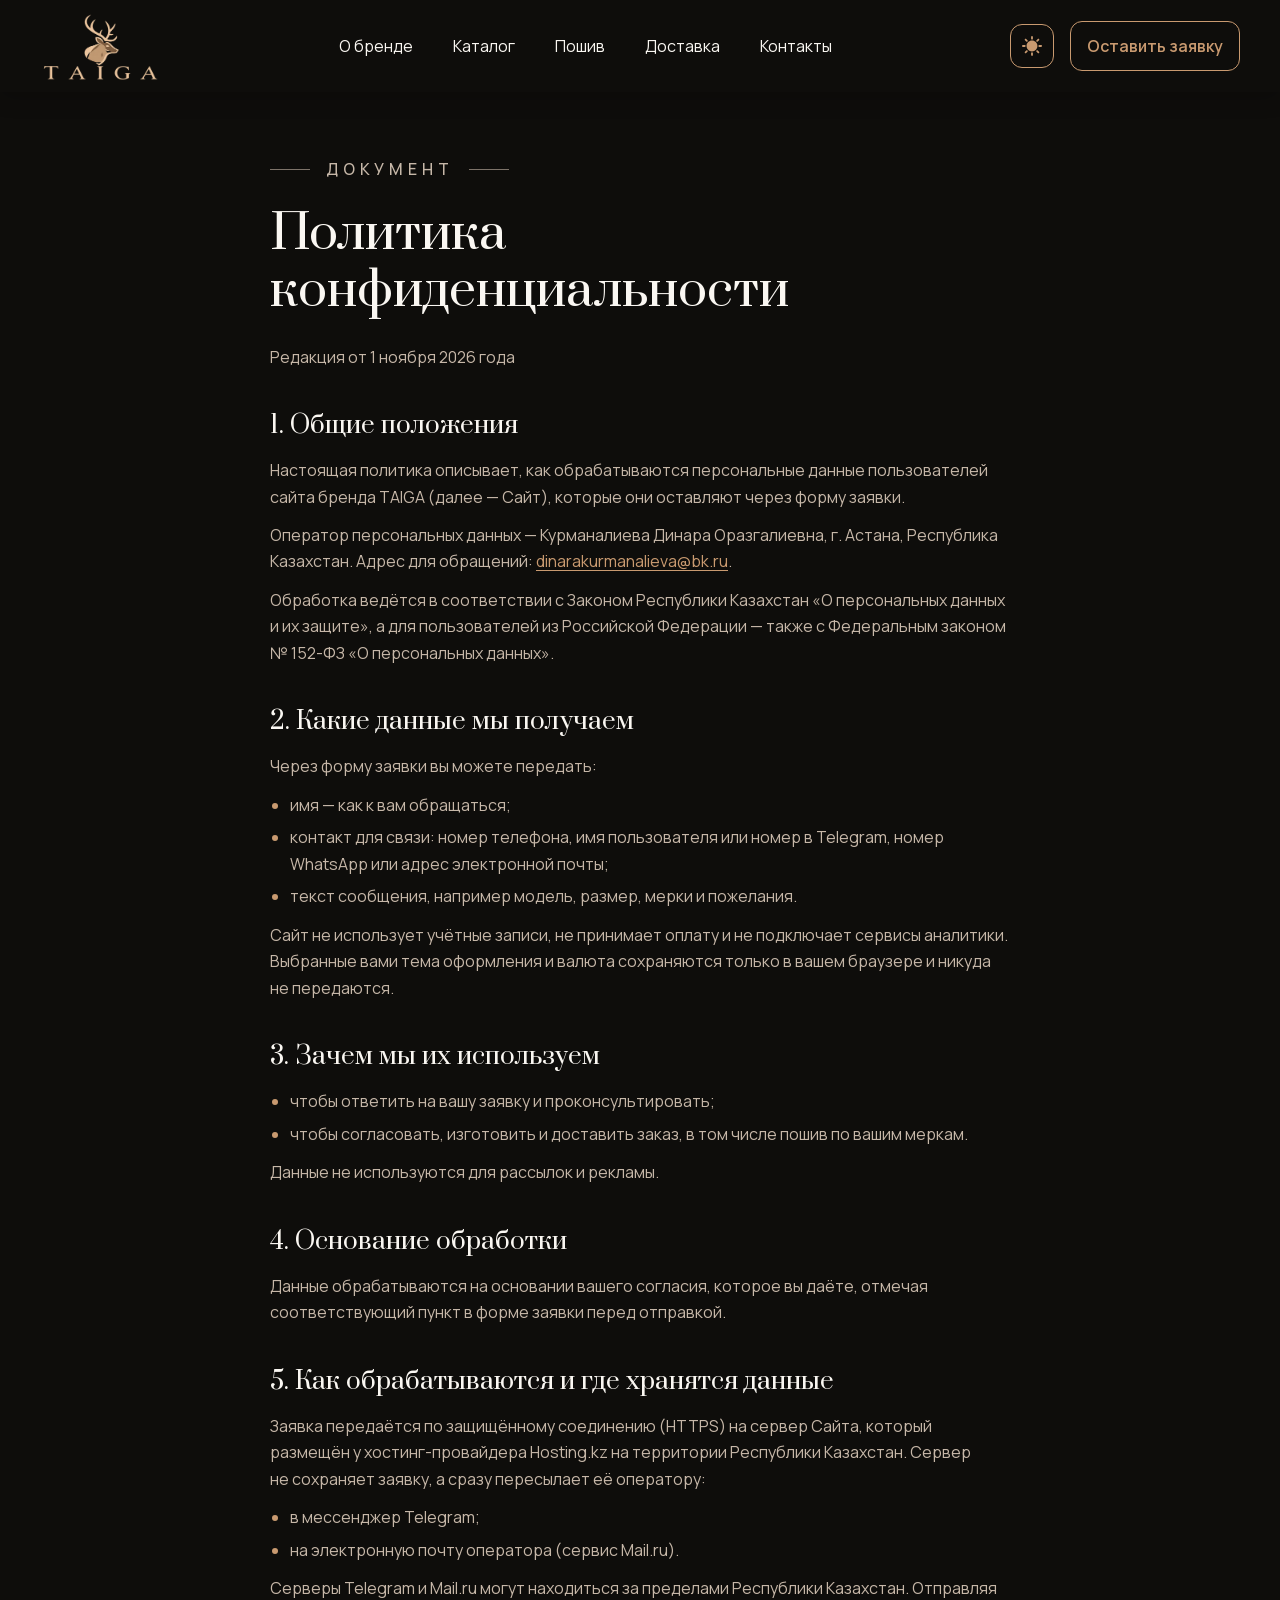
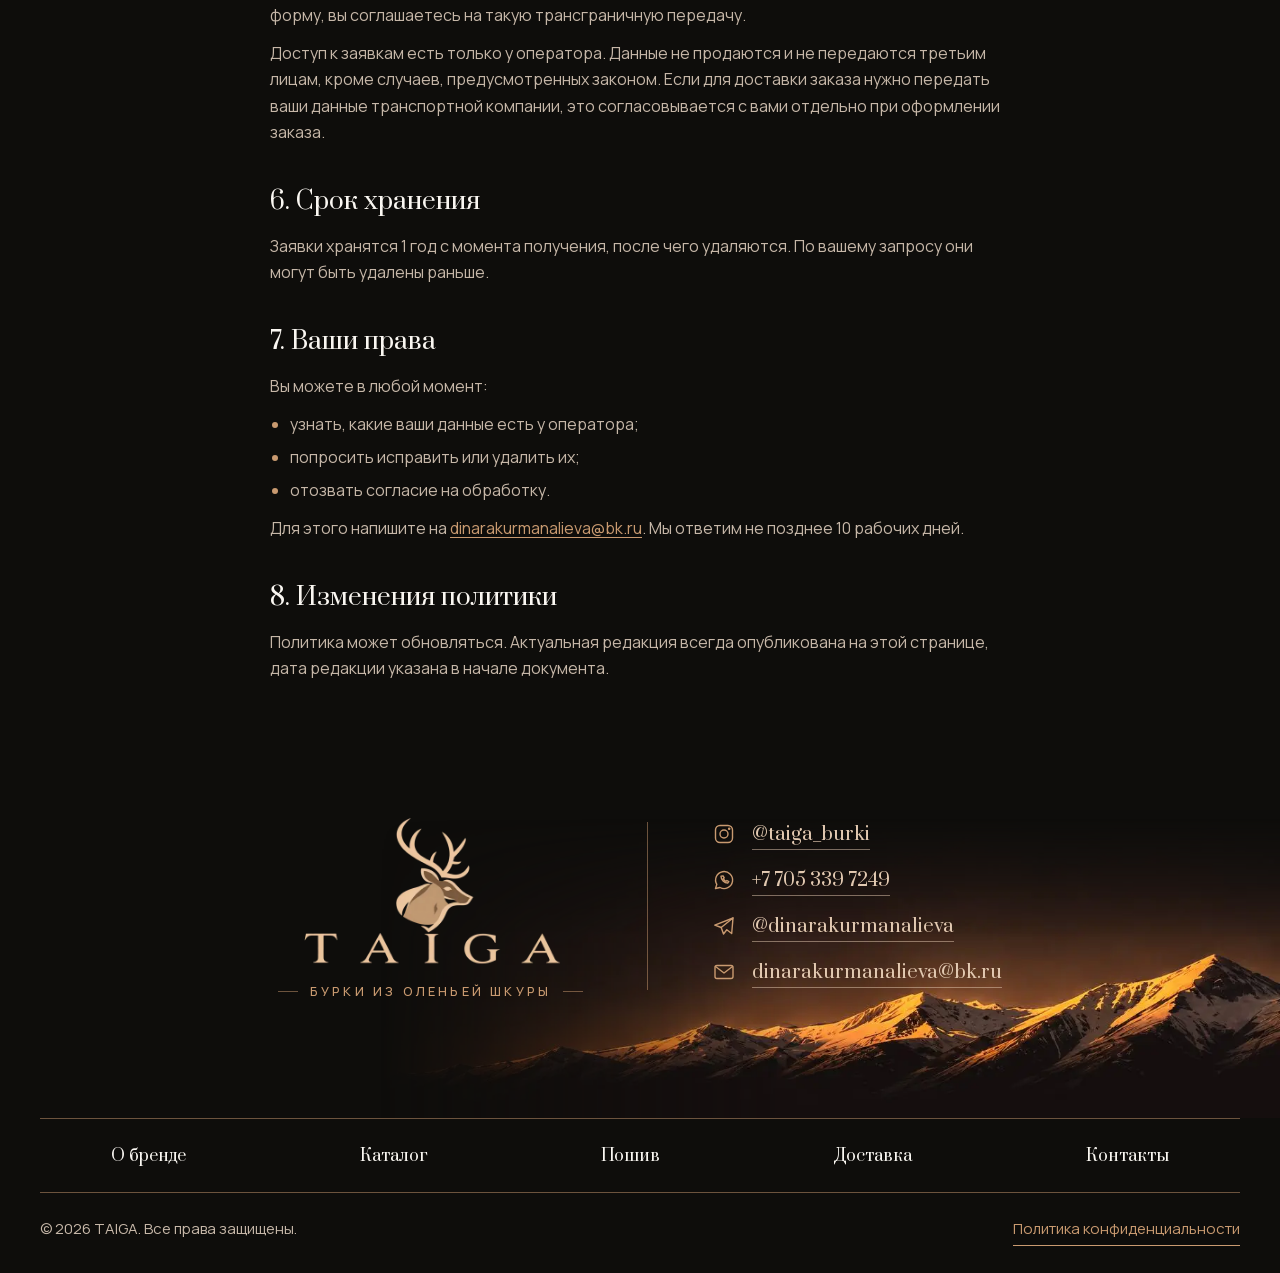
<file: privacy.html>
<!doctype html>
<html lang="ru">
  <head>
    <meta charset="UTF-8" />
    <meta name="viewport" content="width=device-width, initial-scale=1.0" />
    <title>Политика конфиденциальности | TAIGA</title>
    <meta name="description" content="Политика обработки персональных данных пользователей сайта TAIGA: какие данные собирает форма заявки, зачем, где хранятся и как их удалить." />
    <link rel="canonical" href="https://taiga-burki.kz/privacy.html" />
    <meta name="theme-color" content="#0E0D0B" />
    <meta property="og:type" content="website" />
    <meta property="og:locale" content="ru_RU" />
    <meta property="og:site_name" content="TAIGA" />
    <meta property="og:title" content="Политика конфиденциальности | TAIGA" />
    <meta property="og:description" content="Политика обработки персональных данных пользователей сайта TAIGA: какие данные собирает форма заявки, зачем, где хранятся и как их удалить." />
    <meta property="og:url" content="https://taiga-burki.kz/privacy.html" />
    <meta property="og:image" content="https://taiga-burki.kz/img/general/og-image.jpg" />
    <meta property="og:image:width" content="1200" />
    <meta property="og:image:height" content="630" />
    <meta name="twitter:card" content="summary_large_image" />
    <link rel="icon" href="./img/general/favicon.png" />
    <link rel="preload" href="./fonts/manrope-cyrillic.woff2" as="font" type="font/woff2" crossorigin />
    <link rel="preload" href="./fonts/prata-cyrillic.woff2" as="font" type="font/woff2" crossorigin />
    <link rel="stylesheet" href="./css/fonts.css" />
    <link rel="stylesheet" href="./css/variables.css" />
    <link rel="stylesheet" href="./css/base.css" />
    <link rel="stylesheet" href="./css/header.css" />
    <link rel="stylesheet" href="./css/policy.css" />
    <link rel="stylesheet" href="./css/footer.css" />
    <link rel="stylesheet" href="./css/request.css" />
    <script>
      document.documentElement.classList.add("js");
      if (localStorage.getItem("theme") === "light") {
        document.documentElement.classList.add("light_theme");
      }
    </script>
    <script src="./js/theme.js" defer></script>
    <script src="./js/menu.js" defer></script>
    <script src="./js/reveal.js" defer></script>
    <script src="./js/request-form.js" defer></script>
  </head>
  <body>
    <a class="skip_link" href="#main">Перейти к&nbsp;содержанию</a>

    <!-- HEADER -->
    <header class="header">
      <div class="container header_container">
        <a class="logo_link" href="./index.html" aria-label="Taiga — на главную">
          <img
            class="logo_img"
            src="./img/general/logo-header.webp"
            alt=""
            width="120"
            height="70"
          />
        </a>

        <nav class="header_nav" id="header_menu" aria-label="Основное меню">
          <ul class="header_list">
            <li><a class="header_link" href="./index.html#about">О бренде</a></li>
            <li><a class="header_link" href="./catalog.html">Каталог</a></li>
            <li><a class="header_link" href="./index.html#sewing">Пошив</a></li>
            <li><a class="header_link" href="./index.html#delivery">Доставка</a></li>
            <li><a class="header_link" href="#contacts">Контакты</a></li>
          </ul>
          <div class="menu_extra">
            <p class="menu_note">Бурки ручной работы</p>
            <button class="btn btn_primary menu_btn" type="button" data-open-request>Оставить заявку</button>
          </div>
        </nav>

        <div class="header_actions">
          <button
            class="icon_btn theme_toggle"
            type="button"
            aria-label="Включить светлую тему"
          >
            <svg
              class="theme_icon theme_icon_sun"
              width="20"
              height="20"
              viewBox="0 0 22 22"
              fill="none"
              aria-hidden="true"
            >
              <path
                d="M10 3V1C10 0.45 10.45 0 11 0C11.55 0 12 0.45 12 1V3C12 3.55 11.55 4 11 4C10.45 4 10 3.55 10 3ZM17.36 6.05L18.77 4.63C19.16 4.24 19.16 3.61 18.77 3.22C18.38 2.83 17.75 2.83 17.36 3.22L15.95 4.64C15.56 5.03 15.56 5.66 15.95 6.05C16.34 6.44 16.97 6.44 17.36 6.05ZM21 10H19C18.45 10 18 10.45 18 11C18 11.55 18.45 12 19 12H21C21.55 12 22 11.55 22 11C22 10.45 21.55 10 21 10ZM11 18C10.45 18 10 18.45 10 19V21C10 21.55 10.45 22 11 22C11.55 22 12 21.55 12 21V19C12 18.45 11.55 18 11 18ZM4.64 6.05L3.22 4.64C2.83 4.25 2.83 3.61 3.22 3.23C3.61 2.85 4.25 2.84 4.63 3.23L6.04 4.64C6.43 5.03 6.43 5.67 6.04 6.05C5.65 6.43 5.02 6.44 4.64 6.05ZM15.95 15.95C15.56 16.34 15.56 16.98 15.95 17.36L17.36 18.77C17.75 19.16 18.39 19.16 18.77 18.77C19.16 18.38 19.16 17.74 18.77 17.36L17.36 15.95C16.98 15.56 16.34 15.56 15.95 15.95ZM1 12H3C3.55 12 4 11.55 4 11C4 10.45 3.55 10 3 10H1C0.45 10 0 10.45 0 11C0 11.55 0.45 12 1 12ZM4.64 18.78L6.05 17.37C6.44 16.98 6.44 16.34 6.05 15.96C5.66 15.58 5.02 15.57 4.64 15.96L3.23 17.37C2.84 17.76 2.84 18.4 3.23 18.78C3.61 19.17 4.25 19.17 4.64 18.78ZM11 5C7.69 5 5 7.69 5 11C5 14.31 7.69 17 11 17C14.31 17 17 14.31 17 11C17 7.69 14.31 5 11 5Z"
                fill="currentColor"
              />
            </svg>
            <svg
              class="theme_icon theme_icon_moon"
              width="18"
              height="18"
              viewBox="0 0 18 18"
              fill="none"
              aria-hidden="true"
            >
              <path
                d="M9 0C4.03 0 0 4.03 0 9C0 13.97 4.03 18 9 18C13.97 18 18 13.97 18 9C18 8.54 17.96 8.08 17.9 7.64C16.92 9.01 15.32 9.9 13.5 9.9C10.52 9.9 8.1 7.48 8.1 4.5C8.1 2.69 8.99 1.08 10.36 0.1C9.92 0.04 9.46 0 9 0Z"
                fill="currentColor"
              />
            </svg>
          </button>

          <button class="btn header_btn" type="button" data-open-request>Оставить заявку</button>

          <button
            class="icon_btn burger_btn"
            type="button"
            aria-label="Открыть меню"
            aria-expanded="false"
            aria-controls="header_menu"
          >
            <span class="burger_line" aria-hidden="true"></span>
            <span class="burger_line" aria-hidden="true"></span>
          </button>
        </div>
      </div>
    </header>

    <main id="main" tabindex="-1">
      <article class="policy" aria-labelledby="policy_title">
        <div class="container policy_container">
          <p class="section_eyebrow">Документ</p>
          <h1 class="section_title policy_title" id="policy_title">Политика конфиденциальности</h1>
          <p class="policy_date">Редакция от&nbsp;1&nbsp;ноября 2026&nbsp;года</p>

          <h2>1. Общие положения</h2>
          <p>
            Настоящая политика описывает, как обрабатываются персональные данные пользователей сайта бренда
            TAIGA (далее&nbsp;— Сайт), которые они оставляют через форму заявки.
          </p>
          <p>
            Оператор персональных данных&nbsp;— Курманалиева Динара Оразгалиевна, г.&nbsp;Астана,
            Республика Казахстан. Адрес для обращений:
            <a href="mailto:dinarakurmanalieva@bk.ru">dinarakurmanalieva@bk.ru</a>.
          </p>
          <p>
            Обработка ведётся в&nbsp;соответствии с&nbsp;Законом Республики Казахстан «О&nbsp;персональных данных
            и&nbsp;их&nbsp;защите», а&nbsp;для пользователей из&nbsp;Российской Федерации&nbsp;— также с&nbsp;Федеральным
            законом №&nbsp;152-ФЗ «О&nbsp;персональных данных».
          </p>

          <h2>2. Какие данные мы получаем</h2>
          <p>Через форму заявки вы&nbsp;можете передать:</p>
          <ul>
            <li>имя&nbsp;— как к&nbsp;вам обращаться;</li>
            <li>контакт для связи: номер телефона, имя пользователя или номер в&nbsp;Telegram, номер WhatsApp или адрес электронной почты;</li>
            <li>текст сообщения, например модель, размер, мерки и&nbsp;пожелания.</li>
          </ul>
          <p>
            Сайт не&nbsp;использует учётные записи, не&nbsp;принимает оплату и&nbsp;не&nbsp;подключает сервисы аналитики.
            Выбранные вами тема оформления и&nbsp;валюта сохраняются только в&nbsp;вашем браузере
            и&nbsp;никуда не&nbsp;передаются.
          </p>

          <h2>3. Зачем мы их используем</h2>
          <ul>
            <li>чтобы ответить на&nbsp;вашу заявку и&nbsp;проконсультировать;</li>
            <li>чтобы согласовать, изготовить и&nbsp;доставить заказ, в&nbsp;том числе пошив по&nbsp;вашим меркам.</li>
          </ul>
          <p>Данные не&nbsp;используются для рассылок и&nbsp;рекламы.</p>

          <h2>4. Основание обработки</h2>
          <p>
            Данные обрабатываются на&nbsp;основании вашего согласия, которое вы&nbsp;даёте, отмечая
            соответствующий пункт в&nbsp;форме заявки перед отправкой.
          </p>

          <h2>5. Как обрабатываются и&nbsp;где хранятся данные</h2>
          <p>
            Заявка передаётся по&nbsp;защищённому соединению (HTTPS) на&nbsp;сервер Сайта, который размещён
            у&nbsp;хостинг-провайдера Hosting.kz на&nbsp;территории Республики Казахстан. Сервер не&nbsp;сохраняет заявку,
            а&nbsp;сразу пересылает её&nbsp;оператору:
          </p>
          <ul>
            <li>в&nbsp;мессенджер Telegram;</li>
            <li>на&nbsp;электронную почту оператора (сервис Mail.ru).</li>
          </ul>
          <p>
            Серверы Telegram и&nbsp;Mail.ru могут находиться за&nbsp;пределами Республики Казахстан. Отправляя
            форму, вы&nbsp;соглашаетесь на&nbsp;такую трансграничную передачу.
          </p>
          <p>
            Доступ к&nbsp;заявкам есть только у&nbsp;оператора. Данные не&nbsp;продаются и&nbsp;не&nbsp;передаются
            третьим лицам, кроме случаев, предусмотренных законом. Если для доставки заказа нужно передать
            ваши данные транспортной компании, это согласовывается с&nbsp;вами отдельно при оформлении заказа.
          </p>

          <h2>6. Срок хранения</h2>
          <p>
            Заявки хранятся 1&nbsp;год с&nbsp;момента получения, после чего удаляются. По&nbsp;вашему запросу
            они могут быть удалены раньше.
          </p>

          <h2>7. Ваши права</h2>
          <p>Вы&nbsp;можете в&nbsp;любой момент:</p>
          <ul>
            <li>узнать, какие ваши данные есть у&nbsp;оператора;</li>
            <li>попросить исправить или удалить их;</li>
            <li>отозвать согласие на&nbsp;обработку.</li>
          </ul>
          <p>
            Для этого напишите на&nbsp;<a href="mailto:dinarakurmanalieva@bk.ru">dinarakurmanalieva@bk.ru</a>.
            Мы&nbsp;ответим не&nbsp;позднее 10&nbsp;рабочих дней.
          </p>

          <h2>8. Изменения политики</h2>
          <p>
            Политика может обновляться. Актуальная редакция всегда опубликована на&nbsp;этой странице,
            дата редакции указана в&nbsp;начале документа.
          </p>
        </div>
      </article>
    </main>

    <!-- FOOTER -->
    <footer class="footer" id="contacts">
      <div class="container">
        <div class="footer_top">
          <div class="footer_brand">
            <img
              class="footer_logo"
              src="./img/general/logo-header.webp"
              alt="TAIGA"
              width="270"
              height="158"
              loading="lazy"
            />
            <p class="footer_tagline">Бурки из оленьей шкуры</p>
          </div>

          <ul class="footer_contacts">
            <li>
              <a class="footer_contact" href="https://www.instagram.com/taiga_burki/" target="_blank" rel="noopener">
                <svg width="30" height="30" viewBox="0 0 24 24" fill="none" stroke="currentColor" stroke-width="1.4" stroke-linecap="round" stroke-linejoin="round" aria-hidden="true">
                  <rect x="3.5" y="3.5" width="17" height="17" rx="4.5" />
                  <circle cx="12" cy="12" r="4" />
                  <circle cx="17.2" cy="6.8" r="0.6" fill="currentColor" />
                </svg>
                <span class="footer_contact_text"><span class="visually_hidden">Instagram: </span>@taiga_burki</span>
              </a>
            </li>
            <li>
              <a class="footer_contact" href="https://wa.me/77053397249" target="_blank" rel="noopener">
                <svg width="30" height="30" viewBox="0 0 24 24" fill="none" stroke="currentColor" stroke-width="1.4" stroke-linecap="round" stroke-linejoin="round" aria-hidden="true">
                  <path d="M3.5 20.5l1.3-4.1A8.5 8.5 0 1 1 8 19.5l-4.5 1Z" />
                  <path d="M9 8.3c0 3.4 3.3 6.7 6.7 6.7l1.1-1.4-1.9-1.1-.9.8a4.5 4.5 0 0 1-2.6-2.6l.8-.9-1.1-1.9L9 8.3Z" />
                </svg>
                <span class="footer_contact_text"><span class="visually_hidden">WhatsApp: </span>+7 705 339 7249</span>
              </a>
            </li>
            <li>
              <a class="footer_contact" href="https://t.me/dinarakurmanalieva" target="_blank" rel="noopener">
                <svg width="30" height="30" viewBox="0 0 24 24" fill="none" stroke="currentColor" stroke-width="1.4" stroke-linecap="round" stroke-linejoin="round" aria-hidden="true">
                  <path d="M21 4 2.8 11.2l6.4 2.3L11.5 20l3.3-4.2 4.9 3.7L21 4Z" />
                  <path d="M9.2 13.5 21 4" />
                </svg>
                <span class="footer_contact_text"><span class="visually_hidden">Telegram: </span>@dinarakurmanalieva</span>
              </a>
            </li>
            <li>
              <a class="footer_contact" href="mailto:dinarakurmanalieva@bk.ru">
                <svg width="30" height="30" viewBox="0 0 24 24" fill="none" stroke="currentColor" stroke-width="1.4" stroke-linecap="round" stroke-linejoin="round" aria-hidden="true">
                  <rect x="3" y="5.5" width="18" height="13" rx="2" />
                  <path d="m3.5 6.5 8.5 6.5 8.5-6.5" />
                </svg>
                <span class="footer_contact_text"><span class="visually_hidden">Email: </span>dinarakurmanalieva@bk.ru</span>
              </a>
            </li>
          </ul>
        </div>

        <nav class="footer_nav" aria-label="Навигация в подвале">
          <ul class="footer_list">
            <li><a class="footer_link" href="./index.html#about">О бренде</a></li>
            <li><a class="footer_link" href="./catalog.html">Каталог</a></li>
            <li><a class="footer_link" href="./index.html#sewing">Пошив</a></li>
            <li><a class="footer_link" href="./index.html#delivery">Доставка</a></li>
            <li><a class="footer_link" href="#contacts">Контакты</a></li>
          </ul>
        </nav>

        <div class="footer_bottom">
          <p>© 2026 TAIGA. Все права защищены.</p>
          <a class="footer_link" href="./privacy.html" aria-current="page">Политика конфиденциальности</a>
        </div>
      </div>
    </footer>

    <!-- REQUEST FORM -->
    <dialog class="request" id="request_dialog" aria-labelledby="request_title" tabindex="-1">
      <button class="icon_btn request_close" type="button" aria-label="Закрыть форму" data-close-request>
        <svg width="18" height="18" viewBox="0 0 24 24" fill="none" aria-hidden="true">
          <path d="M6 6l12 12M18 6 6 18" stroke="currentColor" stroke-width="1.6" stroke-linecap="round" />
        </svg>
      </button>

      <form class="request_form" id="request_form" novalidate>
        <p class="section_eyebrow request_eyebrow">Заявка</p>
        <h2 class="request_title" id="request_title">Оставить заявку</h2>
        <p class="request_subtitle">
          Расскажите, что вас интересует, — мы свяжемся с&nbsp;вами удобным способом.
        </p>

        <div class="field">
          <label class="field_label" for="request_name">Как к&nbsp;вам обращаться</label>
          <input
            class="field_input"
            id="request_name"
            name="name"
            type="text"
            autocomplete="name"
            placeholder="Имя"
            required
            minlength="2"
            maxlength="60"
            aria-describedby="request_name_error"
          />
          <p class="field_error" id="request_name_error" aria-live="polite"></p>
        </div>

        <fieldset class="field">
          <legend class="field_label">Как с&nbsp;вами связаться</legend>
          <div class="contact_methods">
            <label class="contact_method">
              <input type="radio" name="method" value="phone" checked />
              <span>Звонок</span>
            </label>
            <label class="contact_method">
              <input type="radio" name="method" value="telegram" />
              <span>Telegram</span>
            </label>
            <label class="contact_method">
              <input type="radio" name="method" value="whatsapp" />
              <span>WhatsApp</span>
            </label>
            <label class="contact_method">
              <input type="radio" name="method" value="email" />
              <span>Email</span>
            </label>
          </div>
        </fieldset>

        <div class="field">
          <label class="field_label" for="request_contact" id="request_contact_label">Телефон</label>
          <input
            class="field_input"
            id="request_contact"
            name="contact"
            type="tel"
            inputmode="tel"
            autocomplete="tel"
            placeholder="+7 900 000-00-00"
            required
            aria-describedby="request_contact_error"
          />
          <p class="field_error" id="request_contact_error" aria-live="polite"></p>
        </div>

        <div class="field">
          <label class="field_label" for="request_message">
            Сообщение <span class="field_optional">— необязательно</span>
          </label>
          <textarea
            class="field_input field_textarea"
            id="request_message"
            name="message"
            rows="3"
            maxlength="1000"
            placeholder="Размер, модель, пожелания по пошиву…"
          ></textarea>
        </div>

        <div class="field_trap" aria-hidden="true">
          <label for="request_website">Не заполняйте это поле</label>
          <input id="request_website" name="website" type="text" tabindex="-1" autocomplete="off" />
        </div>

        <div class="field field_consent">
          <label class="consent">
            <input class="consent_input" id="request_consent" name="consent" type="checkbox" aria-describedby="request_consent_error" />
            <span class="consent_box" aria-hidden="true"></span>
            <span class="consent_text">
              Я&nbsp;соглашаюсь на&nbsp;обработку персональных данных в&nbsp;соответствии
              с&nbsp;<a href="./privacy.html" target="_blank" rel="noopener">политикой конфиденциальности</a>
            </span>
          </label>
          <p class="field_error" id="request_consent_error" aria-live="polite"></p>
        </div>

        <p class="request_error" id="request_error" role="alert" hidden>
          Не&nbsp;удалось отправить заявку. Попробуйте ещё раз или напишите нам
          в&nbsp;<a href="https://wa.me/77053397249" target="_blank" rel="noopener">WhatsApp</a>.
        </p>

        <button class="btn btn_primary btn_arrow request_submit" type="submit">
          Отправить заявку
          <svg width="18" height="18" viewBox="0 0 24 24" fill="none" aria-hidden="true">
            <path d="M5 12h14M13 6l6 6-6 6" stroke="currentColor" stroke-width="1.6" stroke-linecap="round" stroke-linejoin="round" />
          </svg>
        </button>
      </form>

      <div class="request_success" id="request_success" hidden>
        <span class="request_success_icon" aria-hidden="true">
          <svg width="28" height="28" viewBox="0 0 24 24" fill="none">
            <path d="M5 12.5l4.5 4.5L19 7.5" stroke="currentColor" stroke-width="1.6" stroke-linecap="round" stroke-linejoin="round" />
          </svg>
        </span>
        <h2 class="request_title" id="request_success_title">Спасибо!</h2>
        <p class="request_subtitle" id="request_success_text">Заявка отправлена. Мы скоро свяжемся с&nbsp;вами.</p>
        <button class="btn request_done" type="button" data-close-request>Закрыть</button>
      </div>
    </dialog>
  </body>
</html>
</file>
<file: css/fonts.css>
@font-face {
  font-family: 'Cormorant Garamond';
  font-style: italic;
  font-weight: 400;
  font-display: swap;
  src: url(../fonts/cormorant-garamond-italic-cyrillic-ext.woff2) format('woff2');
  unicode-range: U+0460-052F, U+1C80-1C8A, U+20B4, U+2DE0-2DFF, U+A640-A69F, U+FE2E-FE2F;
}

@font-face {
  font-family: 'Cormorant Garamond';
  font-style: italic;
  font-weight: 400;
  font-display: swap;
  src: url(../fonts/cormorant-garamond-italic-cyrillic.woff2) format('woff2');
  unicode-range: U+0301, U+0400-045F, U+0490-0491, U+04B0-04B1, U+2116;
}

@font-face {
  font-family: 'Cormorant Garamond';
  font-style: italic;
  font-weight: 400;
  font-display: swap;
  src: url(../fonts/cormorant-garamond-italic-latin-ext.woff2) format('woff2');
  unicode-range: U+0100-02BA, U+02BD-02C5, U+02C7-02CC, U+02CE-02D7, U+02DD-02FF, U+0304, U+0308, U+0329, U+1D00-1DBF, U+1E00-1E9F, U+1EF2-1EFF, U+2020, U+20A0-20AB, U+20AD-20C4, U+2113, U+2C60-2C7F, U+A720-A7FF;
}

@font-face {
  font-family: 'Cormorant Garamond';
  font-style: italic;
  font-weight: 400;
  font-display: swap;
  src: url(../fonts/cormorant-garamond-italic-latin.woff2) format('woff2');
  unicode-range: U+0000-00FF, U+0131, U+0152-0153, U+02BB-02BC, U+02C6, U+02DA, U+02DC, U+0304, U+0308, U+0329, U+2000-206F, U+20AC, U+2122, U+2191, U+2193, U+2212, U+2215, U+FEFF, U+FFFD;
}

@font-face {
  font-family: 'Cormorant Garamond';
  font-style: normal;
  font-weight: 400;
  font-display: swap;
  src: url(../fonts/cormorant-garamond-cyrillic-ext.woff2) format('woff2');
  unicode-range: U+0460-052F, U+1C80-1C8A, U+20B4, U+2DE0-2DFF, U+A640-A69F, U+FE2E-FE2F;
}

@font-face {
  font-family: 'Cormorant Garamond';
  font-style: normal;
  font-weight: 400;
  font-display: swap;
  src: url(../fonts/cormorant-garamond-cyrillic.woff2) format('woff2');
  unicode-range: U+0301, U+0400-045F, U+0490-0491, U+04B0-04B1, U+2116;
}

@font-face {
  font-family: 'Cormorant Garamond';
  font-style: normal;
  font-weight: 400;
  font-display: swap;
  src: url(../fonts/cormorant-garamond-latin-ext.woff2) format('woff2');
  unicode-range: U+0100-02BA, U+02BD-02C5, U+02C7-02CC, U+02CE-02D7, U+02DD-02FF, U+0304, U+0308, U+0329, U+1D00-1DBF, U+1E00-1E9F, U+1EF2-1EFF, U+2020, U+20A0-20AB, U+20AD-20C4, U+2113, U+2C60-2C7F, U+A720-A7FF;
}

@font-face {
  font-family: 'Cormorant Garamond';
  font-style: normal;
  font-weight: 400;
  font-display: swap;
  src: url(../fonts/cormorant-garamond-latin.woff2) format('woff2');
  unicode-range: U+0000-00FF, U+0131, U+0152-0153, U+02BB-02BC, U+02C6, U+02DA, U+02DC, U+0304, U+0308, U+0329, U+2000-206F, U+20AC, U+2122, U+2191, U+2193, U+2212, U+2215, U+FEFF, U+FFFD;
}

@font-face {
  font-family: 'Cormorant Garamond';
  font-style: normal;
  font-weight: 600;
  font-display: swap;
  src: url(../fonts/cormorant-garamond-cyrillic-ext.woff2) format('woff2');
  unicode-range: U+0460-052F, U+1C80-1C8A, U+20B4, U+2DE0-2DFF, U+A640-A69F, U+FE2E-FE2F;
}

@font-face {
  font-family: 'Cormorant Garamond';
  font-style: normal;
  font-weight: 600;
  font-display: swap;
  src: url(../fonts/cormorant-garamond-cyrillic.woff2) format('woff2');
  unicode-range: U+0301, U+0400-045F, U+0490-0491, U+04B0-04B1, U+2116;
}

@font-face {
  font-family: 'Cormorant Garamond';
  font-style: normal;
  font-weight: 600;
  font-display: swap;
  src: url(../fonts/cormorant-garamond-latin-ext.woff2) format('woff2');
  unicode-range: U+0100-02BA, U+02BD-02C5, U+02C7-02CC, U+02CE-02D7, U+02DD-02FF, U+0304, U+0308, U+0329, U+1D00-1DBF, U+1E00-1E9F, U+1EF2-1EFF, U+2020, U+20A0-20AB, U+20AD-20C4, U+2113, U+2C60-2C7F, U+A720-A7FF;
}

@font-face {
  font-family: 'Cormorant Garamond';
  font-style: normal;
  font-weight: 600;
  font-display: swap;
  src: url(../fonts/cormorant-garamond-latin.woff2) format('woff2');
  unicode-range: U+0000-00FF, U+0131, U+0152-0153, U+02BB-02BC, U+02C6, U+02DA, U+02DC, U+0304, U+0308, U+0329, U+2000-206F, U+20AC, U+2122, U+2191, U+2193, U+2212, U+2215, U+FEFF, U+FFFD;
}

@font-face {
  font-family: 'Manrope';
  font-style: normal;
  font-weight: 400 700;
  font-display: swap;
  src: url(../fonts/manrope-cyrillic-ext.woff2) format('woff2');
  unicode-range: U+0460-052F, U+1C80-1C8A, U+20B4, U+2DE0-2DFF, U+A640-A69F, U+FE2E-FE2F;
}

@font-face {
  font-family: 'Manrope';
  font-style: normal;
  font-weight: 400 700;
  font-display: swap;
  src: url(../fonts/manrope-cyrillic.woff2) format('woff2');
  unicode-range: U+0301, U+0400-045F, U+0490-0491, U+04B0-04B1, U+2116;
}

@font-face {
  font-family: 'Manrope';
  font-style: normal;
  font-weight: 400 700;
  font-display: swap;
  src: url(../fonts/manrope-latin-ext.woff2) format('woff2');
  unicode-range: U+0100-02BA, U+02BD-02C5, U+02C7-02CC, U+02CE-02D7, U+02DD-02FF, U+0304, U+0308, U+0329, U+1D00-1DBF, U+1E00-1E9F, U+1EF2-1EFF, U+2020, U+20A0-20AB, U+20AD-20C4, U+2113, U+2C60-2C7F, U+A720-A7FF;
}

@font-face {
  font-family: 'Manrope';
  font-style: normal;
  font-weight: 400 700;
  font-display: swap;
  src: url(../fonts/manrope-latin.woff2) format('woff2');
  unicode-range: U+0000-00FF, U+0131, U+0152-0153, U+02BB-02BC, U+02C6, U+02DA, U+02DC, U+0304, U+0308, U+0329, U+2000-206F, U+20AC, U+2122, U+2191, U+2193, U+2212, U+2215, U+FEFF, U+FFFD;
}

@font-face {
  font-family: 'Prata';
  font-style: normal;
  font-weight: 400;
  font-display: swap;
  src: url(../fonts/prata-cyrillic-ext.woff2) format('woff2');
  unicode-range: U+0460-052F, U+1C80-1C8A, U+20B4, U+2DE0-2DFF, U+A640-A69F, U+FE2E-FE2F;
}

@font-face {
  font-family: 'Prata';
  font-style: normal;
  font-weight: 400;
  font-display: swap;
  src: url(../fonts/prata-cyrillic.woff2) format('woff2');
  unicode-range: U+0301, U+0400-045F, U+0490-0491, U+04B0-04B1, U+2116;
}

@font-face {
  font-family: 'Prata';
  font-style: normal;
  font-weight: 400;
  font-display: swap;
  src: url(../fonts/prata-latin.woff2) format('woff2');
  unicode-range: U+0000-00FF, U+0131, U+0152-0153, U+02BB-02BC, U+02C6, U+02DA, U+02DC, U+0304, U+0308, U+0329, U+2000-206F, U+20AC, U+2122, U+2191, U+2193, U+2212, U+2215, U+FEFF, U+FFFD;
}
</file>
<file: css/variables.css>
:root {
  --color-bg: #0E0D0B;
  --color-surface: #1B1714;
  --color-surface-alt: #352217;
  --color-text: #FAF7F2;
  --color-text-muted: #C6B7A8;
  --color-accent: #C99A70;
  --color-button-bg: #C99A70;
  --color-button-border: #C99A70;
  --color-button-text: #0E0D0B;
  --color-border: #49372B;
  --font-main: "Manrope", sans-serif;
  --font-title: "Prata", serif;
  --font-accent: "Cormorant Garamond", serif;
  --color-accent-hover: #DDB28A;
  --hero-image: url("../img/home-page/hero-bg.webp");
  --about-image: url("../img/home-page/about-deer-dark.webp");
  --sewing-image: url("../img/home-page/sewing-dark.webp");
  --delivery-image: url("../img/home-page/delivery-dark.webp");
  --collection-fur: url("../img/home-page/collection-fur-dark.webp");
  --catalog-hero-image: url("../img/home-page/delivery-dark.webp");
  --hero-overlay: 14, 13, 11; 
  --color-hero-bg: #0E0D0B;
  --color-hero-text: #FAF7F2;
  --color-hero-muted: #D9CCBF;
  --color-hero-accent: #C99A70;
  --color-hero-accent-hover: #DDB28A;
  --color-hero-on-accent: #0E0D0B;
  --color-hero-line: rgba(201, 154, 112, 0.45);
  --header-height: 92px;
  --container-padding: 2.5rem;
  --section-space: clamp(2.5rem, 5vw, 4rem);
  --transition: 0.3s ease;
}

:root.light_theme {
  --color-bg: #FAF7F2;
  --color-surface: #FFFDF9;
  --color-surface-alt: #E8D8C8;
  --color-text: #352217;
  --color-text-muted: #6B5A4D;
  --color-accent: #8A5A32;
  --color-accent-hover: #74481F;
  --color-button-bg: #352217;
  --color-button-border: rgba(138, 90, 50, 0.4); 
  --color-button-text: #FFFDF9;
  --color-border: #E8D8C8;
  --hero-image: url("../img/home-page/hero-bg-light.webp");
  --about-image: url("../img/home-page/about-deer-light.webp");
  --sewing-image: url("../img/home-page/sewing-light.webp");
  --delivery-image: url("../img/home-page/delivery-light.webp");
  --collection-fur: url("../img/home-page/collection-fur-light.webp");
  --catalog-hero-image: url("../img/home-page/delivery-light.webp");
  --hero-overlay: 250, 247, 242;
  --color-hero-bg: #FAF7F2;
  --color-hero-text: #352217;
  --color-hero-muted: #5E4D41;
  --color-hero-accent: #8A5A32;
  --color-hero-accent-hover: #74481F;
  --color-hero-on-accent: #FAF7F2;
  --color-hero-line: rgba(138, 90, 50, 0.4);
}
</file>
<file: css/base.css>
*,
*::before,
*::after {
  box-sizing: border-box;
  margin: 0;
  padding: 0;
}

html {
  scroll-behavior: smooth;
  scroll-padding-top: var(--header-height);
}

ul,
ol {
  list-style: none;
}

a {
  color: inherit;
  text-decoration: none;
}

img,
svg {
  display: block;
  max-width: 100%;
}

img {
  height: auto;
}

a[href],
button:not(:disabled),
label:has(input[type="radio"], input[type="checkbox"]),
select,
summary {
  cursor: pointer;
}

button {
  font: inherit;
  color: inherit;
  background: none;
  border: none;
}

button,
a {
  -webkit-tap-highlight-color: transparent;
}

:focus-visible {
  outline: 2px solid var(--color-accent);
  outline-offset: 3px;
}

body {
  font-family: var(--font-main);
  font-size: 1rem;
  font-weight: 400;
  line-height: 150%;
  color: var(--color-text);
  background: var(--color-bg);
  transition:
    background-color var(--transition),
    color var(--transition);
}

.container {
  width: 100%;
  max-width: 1440px;
  margin: 0 auto;
  padding: 0 var(--container-padding);
}

h1,
h2,
h3 {
  font-family: var(--font-title);
  font-weight: 400;
}

.section_title {
  margin-bottom: clamp(1.25rem, 3vw, 2rem);
  font-size: clamp(2rem, 3.8vw, 3.25rem);
  line-height: 118%;
}

.section_text {
  max-width: 480px;
  font-size: 1.0625rem;
  line-height: 160%;
  color: var(--color-text-muted);
}

.section_text + .section_text {
  margin-top: 1rem;
}

.section_text .text_accent {
  font-family: var(--font-title);
}

.text_accent {
  color: var(--color-accent);
}

.section_eyebrow {
  display: flex;
  align-items: center;
  gap: 1rem;
  margin-bottom: 1.5rem;
  font-size: 0.875rem;
  font-weight: 500;
  letter-spacing: 0.3em;
  text-transform: uppercase;
  color: var(--color-accent);
}

.section_eyebrow::before,
.section_eyebrow::after {
  content: "";
  width: 2.5rem;
  height: 1px;
  background-color: currentColor;
  opacity: 0.6;
}

.btn {
  display: inline-block;
  white-space: nowrap;
  padding: 1em 1.25em;
  font-weight: 600;
  color: var(--color-accent);
  background-color: var(--color-bg);
  border: 1px solid var(--color-button-border);
  border-radius: 0.75em;
  transition:
    color var(--transition),
    background-color var(--transition),
    border-color var(--transition);
}

.btn_primary {
  color: var(--color-hero-on-accent);
  background-color: var(--color-hero-accent);
  border-color: var(--color-hero-accent);
}

.btn_ghost {
  font-weight: 500;
  color: var(--color-hero-muted);
  background-color: transparent;
  border-color: var(--color-hero-line);
}

.btn_arrow {
  display: inline-flex;
  align-items: center;
  gap: 0.75em;
}

.btn_arrow svg {
  flex-shrink: 0;
  transition: transform var(--transition);
}

.visually_hidden {
  position: absolute;
  width: 1px;
  height: 1px;
  margin: -1px;
  overflow: hidden;
  clip: rect(0 0 0 0);
  white-space: nowrap;
}

.js .reveal {
  opacity: 0;
  transform: translateY(24px);
  transition:
    opacity 0.9s cubic-bezier(0.22, 1, 0.36, 1),
    transform 0.9s cubic-bezier(0.22, 1, 0.36, 1);
  transition-delay: var(--reveal-delay, 0s);
}

.js .reveal.is_visible {
  opacity: 1;
  transform: translateY(0);
}

@media (hover: hover) {
  .btn:hover,
  .icon_btn:hover {
    color: var(--color-bg);
    background-color: var(--color-accent);
    border-color: var(--color-accent);
  }

  .btn_primary:hover {
    color: var(--color-hero-on-accent);
    background-color: var(--color-hero-accent-hover);
    border-color: var(--color-hero-accent-hover);
  }

  .btn_ghost:hover {
    color: var(--color-hero-text);
    background-color: rgba(var(--hero-overlay), 0.35);
    border-color: var(--color-hero-accent);
  }

  .btn_arrow:hover svg {
    transform: translateX(4px);
  }
}

@media (hover: none) {
  .btn:active,
  .icon_btn:active {
    color: var(--color-bg);
    background-color: var(--color-accent);
    border-color: var(--color-accent);
  }

  .btn_primary:active {
    color: var(--color-hero-on-accent);
    background-color: var(--color-hero-accent-hover);
    border-color: var(--color-hero-accent-hover);
  }

  .btn_ghost:active {
    color: var(--color-hero-text);
    background-color: rgba(var(--hero-overlay), 0.35);
    border-color: var(--color-hero-accent);
  }

  .btn_arrow:active svg {
    transform: translateX(4px);
  }
}

@media (max-width: 1024px) {
  :root {
    --container-padding: 1.5rem;
  }
}

@media (max-width: 768px) {
  .section_text {
    font-size: 1rem;
  }
}

@media (max-width: 450px) {
  :root {
    --container-padding: 1rem;
  }

  .section_eyebrow {
    gap: 0.75rem;
    font-size: 0.75rem;
    letter-spacing: 0.2em;
  }

  .section_eyebrow::before,
  .section_eyebrow::after {
    width: 1.5rem;
  }
}

@media (prefers-reduced-motion: reduce) {
  html {
    scroll-behavior: auto;
  }

  *,
  *::before,
  *::after {
    transition-duration: 0.01ms !important;
    transition-delay: 0s !important;
    animation-duration: 0.01ms !important;
    animation-delay: 0s !important;
  }
}

.skip_link {
  position: fixed;
  top: 0.75rem;
  left: 0.75rem;
  z-index: 200;
  padding: 0.75rem 1.25rem;
  font-weight: 600;
  color: var(--color-button-text);
  background: var(--color-button-bg);
  border-radius: 0.75em;
  transform: translateY(-200%);
  transition: transform var(--transition);
}

.skip_link:focus {
  transform: translateY(0);
}

html.scroll_locked {
  overflow: hidden;
}

html.scroll_locked body {
  position: fixed;
  left: 0;
  right: 0;
  overflow: hidden;
}

.request,
.lightbox,
.header_nav {
  overscroll-behavior: contain;
}

main:focus {
  outline: none;
}

.text_link {
  display: inline-flex;
  align-items: center;
  gap: 0.5rem;
  font-weight: 600;
  color: var(--color-accent);
  text-decoration: underline;
  text-decoration-color: color-mix(in srgb, var(--color-accent) 40%, transparent);
  text-underline-offset: 4px;
  transition: text-decoration-color var(--transition);
}

.text_link svg {
  transition: transform var(--transition);
}

@media (hover: hover) {
  .text_link:hover {
    text-decoration-color: var(--color-accent);
  }

  .text_link:hover svg {
    transform: translateX(4px);
  }
}

@media (hover: none) {
  .text_link:active {
    text-decoration-color: var(--color-accent);
    transition-duration: 0s;
  }
}
</file>
<file: css/header.css>
.header {
  position: sticky;
  top: 0;
  z-index: 100;
  background: var(--color-bg);
  box-shadow: 0 6px 20px rgba(0, 0, 0, 0.18);
}

.header_container {
  display: flex;
  justify-content: space-between;
  align-items: center;
  gap: 1.5rem;
  height: var(--header-height);
}

.logo_link {
  flex-shrink: 0;
}

.logo_img {
  width: 7.5rem;
  height: auto;
}

.light_theme .logo_img {
  filter: brightness(0.8) saturate(1.2);
}

.header_list {
  display: flex;
  gap: 2.5em;
}

.header_link {
  position: relative;
  display: inline-block;
  white-space: nowrap;
  color: var(--color-text);
  transition: color var(--transition);
}

.header_link::after,
.footer_link::after,
.footer_contact_text::after {
  content: "";
  position: absolute;
  bottom: -5px;
  left: 0;
  width: 100%;
  height: 1px;
  background-color: var(--color-accent);
  transform: scaleX(0);
  transform-origin: center;
  transition: transform var(--transition);
}

.menu_extra {
  display: none;
}

.header_actions {
  display: flex;
  align-items: center;
  gap: 1rem;
}

.header_btn {
  padding: 0.75em 1em;
}

.icon_btn {
  position: relative;
  display: grid;
  place-items: center;
  flex-shrink: 0;
  width: 44px;
  height: 44px;
  color: var(--color-accent);
  border: 1px solid var(--color-button-border);
  border-radius: 0.75em;
  transition:
    color var(--transition),
    background-color var(--transition),
    border-color var(--transition);
}

.theme_icon {
  grid-area: 1 / 1;
  transition:
    opacity var(--transition),
    transform var(--transition);
}

.theme_icon_moon,
.light_theme .theme_icon_sun {
  opacity: 0;
  transform: rotate(-90deg) scale(0.5);
}

.light_theme .theme_icon_moon {
  opacity: 1;
  transform: rotate(0deg) scale(1);
}

.burger_btn {
  display: none;
}

.burger_line {
  position: absolute;
  left: 50%;
  width: 20px;
  height: 1.5px;
  margin-left: -10px;
  border-radius: 1px;
  background-color: currentColor;
  transition:
    top var(--transition),
    transform var(--transition);
}

.burger_line:nth-child(1) {
  top: 17px;
}

.burger_line:nth-child(2) {
  top: 25px;
}

.burger_btn[aria-expanded="true"] .burger_line {
  top: 21px;
}

.burger_btn[aria-expanded="true"] .burger_line:nth-child(1) {
  transform: rotate(45deg);
}

.burger_btn[aria-expanded="true"] .burger_line:nth-child(2) {
  transform: rotate(-45deg);
}

.header_link[aria-current="page"],
.footer_link[aria-current="page"] {
  color: var(--color-accent);
}

.header_link[aria-current="page"]::after,
.footer_link[aria-current="page"]::after {
  transform: scaleX(1);
}

.footer_logo {
  width: clamp(200px, 22vw, 270px);
  height: auto;
}

@media (hover: hover) {
  .header_link:hover,
  .footer_link:hover,
  .footer_contact:hover {
    color: var(--color-accent);
  }

  .header_link:hover::after,
  .footer_link:hover::after,
  .footer_contact:hover .footer_contact_text::after {
    transform: scaleX(1);
  }

  .footer_contact:hover .footer_contact_text {
    color: var(--color-accent);
  }

  .footer_contact:hover .footer_contact_text::before {
    opacity: 0;
  }
}

@media (hover: none) {
  .header_link:active,
  .footer_link:active,
  .footer_contact:active {
    color: var(--color-accent);
  }

  .header_link:active::after,
  .footer_link:active::after,
  .footer_contact:active .footer_contact_text::after {
    transform: scaleX(1);
  }
}

@media (max-width: 1200px) {
  .header_list {
    gap: 1.5em;
  }
}

@media (max-width: 1024px) {
  .header_nav {
    position: fixed;
    top: var(--header-height);
    left: 0;
    width: 100%;
    height: calc(100dvh - var(--header-height));
    display: flex;
    flex-direction: column;
    padding: 1.5rem 1.5rem 2.5rem;
    overflow-y: auto;
    background: var(--color-bg);
    border-top: 1px solid var(--color-border);
    transform: translateX(100%);
    visibility: hidden;
    transition:
      transform 0.4s ease,
      visibility 0.4s;
  }

  .header_nav.active_menu {
    transform: translateX(0);
    visibility: visible;
  }

  .header_list {
    flex-direction: column;
    gap: 0;
  }

  .header_list li {
    border-bottom: 1px solid var(--color-border);
    opacity: 0;
    transform: translateX(1.5rem);
    transition:
      opacity 0.4s ease,
      transform 0.4s ease;
  }

  .active_menu .header_list li {
    opacity: 1;
    transform: translateX(0);
  }

  .active_menu .header_list li:nth-child(2) {
    transition-delay: 0.05s; 
  }

  .active_menu .header_list li:nth-child(3) {
    transition-delay: 0.1s; 
  }

  .active_menu .header_list li:nth-child(4) {
    transition-delay: 0.15s; 
  }

  .active_menu .header_list li:nth-child(5) {
    transition-delay: 0.2s; 
  }

  .header_link {
    display: block;
    width: 100%;
    padding: 1.25rem 0;
    text-align: center;
    font-family: var(--font-title);
    font-size: 2rem;
    line-height: 125%;
  }

  .header_link::after {
    bottom: -1px;
  }

  .menu_extra {
    display: flex;
    flex-direction: column;
    gap: 1rem;
    margin-block: auto;
    text-align: center;
  }

  .menu_note {
    font-family: var(--font-accent);
    font-style: italic;
    font-size: 1.125rem;
    color: var(--color-text-muted);
  }

  .menu_btn {
    text-align: center;
  }

  .burger_btn {
    display: grid;
  }
}

@media (max-width: 600px) {
  .header_btn {
    display: none;
  }
}

@media (max-width: 450px) {
  .header_actions {
    gap: 0.75rem;
  }

  .logo_img {
    width: 6.25rem;
  }

  .header_nav {
    padding: 1rem 1rem 2rem;
  }

  .header_link {
    font-size: 1.75rem;
  }
}

@media (max-width: 1024px) {
  body:has(.header_nav.active_menu) {
    padding-top: var(--header-height);
  }

  body:has(.header_nav.active_menu) .header {
    position: fixed;
    top: 0;
    left: 0;
    right: 0;
  }
}
</file>
<file: css/hero.css>
.hero {
  display: flex;
  align-items: center;
  height: calc(100svh - var(--header-height));
  padding: clamp(1.5rem, 6vh, 5rem) 0 clamp(1.5rem, 5vh, 4rem);
  overflow: hidden;
  color: var(--color-hero-text);
  background:
    linear-gradient(
      0deg,
      rgba(var(--hero-overlay), 1) 0%,
      rgba(var(--hero-overlay), 0.88) 8%,
      rgba(var(--hero-overlay), 0.65) 18%,
      rgba(var(--hero-overlay), 0.38) 30%,
      rgba(var(--hero-overlay), 0.15) 42%,
      rgba(var(--hero-overlay), 0) 55%
    ),
    linear-gradient(
      90deg,
      rgba(var(--hero-overlay), 0.96) 0%,
      rgba(var(--hero-overlay), 0.85) 30%,
      rgba(var(--hero-overlay), 0.3) 60%,
      rgba(var(--hero-overlay), 0) 80%
    ),
    var(--hero-image) right center / cover no-repeat,
    var(--color-hero-bg);
}

.hero_container {
  display: flex;
  flex-direction: column;
  gap: clamp(1.5rem, 6vh, 4rem);
}

.hero_content {
  max-width: 620px;
}

.hero_eyebrow {
  margin-bottom: clamp(0.75rem, 2.5vh, 1.5rem);
  font-size: 0.875rem;
  font-weight: 500;
  letter-spacing: 0.3em;
  text-transform: uppercase;
  color: var(--color-hero-muted);
}

.hero_title .text_accent {
  color: var(--color-hero-accent);
}

.hero_title {
  margin-bottom: clamp(0.75rem, 2.5vh, 1.5rem);
  font-size: clamp(2.5rem, min(7vw, 9vh), 5.5rem);
  line-height: 118%;
}

.hero_text {
  max-width: 470px;
  margin-bottom: clamp(1.25rem, 4vh, 2.5rem);
  font-size: 1.125rem;
  color: var(--color-hero-muted);
}

.hero_btns {
  display: flex;
  flex-wrap: wrap;
  gap: 1.5rem;
}

.hero_features {
  max-width: 680px;
}

.hero_content > *,
.hero_features {
  animation: hero_appear 1s cubic-bezier(0.22, 1, 0.36, 1) both;
}

.hero_title {
  animation-delay: 0.1s; 
}

.hero_text {
  animation-delay: 0.2s; 
}

.hero_btns {
  animation-delay: 0.3s; 
}

.hero_features {
  animation-delay: 0.45s; 
}

@keyframes hero_appear {
  from {
    opacity: 0;
    transform: translateY(12px);
  }
}

@media (max-width: 768px) {
  .hero {
    align-items: flex-end;
    background:
      linear-gradient(
        180deg,
        rgba(var(--hero-overlay), 0.35) 0%,
        rgba(var(--hero-overlay), 0.8) 45%,
        rgba(var(--hero-overlay), 0.96) 100%
      ),
      var(--hero-image) 70% center / cover no-repeat,
      var(--color-hero-bg);
  }
}

@media (max-width: 450px) {
  .hero_text {
    font-size: 0.9375rem;
  }

  .hero_btns {
    flex-direction: column;
    gap: 0.75rem;
  }

  .hero_btns .btn {
    justify-content: center;
    padding: 0.875em 1.25em;
  }
}

@media (max-height: 560px) {
  .hero {
    height: auto;
    min-height: calc(100svh - var(--header-height));
    overflow: visible;
  }
}
</file>
<file: css/features.css>
.features {
  --feature-icon-size: clamp(44px, 6.5vh, 56px);
  display: grid;
  grid-template-columns: repeat(var(--feature-count, 4), minmax(0, 1fr));
}

.features_start {
  width: max-content;
  max-width: 100%;
  grid-template-columns: repeat(var(--feature-count, 4), 1fr);
  column-gap: 0.75rem;
}

.features_start .feature {
  padding: 0;
}

.features_start .feature_text {
  max-width: 8.25rem;
}

.feature {
  position: relative;
  display: flex;
  flex-direction: column;
  align-items: center;
  gap: clamp(0.625rem, 1.5vh, 1rem);
  padding: 0 0.75rem;
  text-align: center;
}

.feature_icon {
  display: grid;
  place-items: center;
  width: var(--feature-icon-size);
  height: var(--feature-icon-size);
  border: 1px solid var(--color-hero-line);
  border-radius: 50%;
}

.light_theme .feature_icon img {
  filter: brightness(0.62) saturate(1.3);
}

.feature_text {
  max-width: 150px;
  font-size: 0.875rem;
  font-weight: 500;
  line-height: 140%;
  color: var(--color-hero-text);
  opacity: 0.88;
  text-wrap: balance;
}

@media (max-width: 768px) {
  .feature {
    padding: 0 0.5rem;
  }

  .feature_text {
    font-size: 0.75rem;
  }
}

@media (max-width: 450px) {
  .feature {
    padding: 0 0.25rem;
  }

  .feature_icon img {
    width: 22px;
    height: 22px;
  }
}
</file>
<file: css/about.css>
.about {
  position: relative;
  margin-top: -2.25rem;
  padding: var(--section-space) 0;
}

.about::before {
  content: "";
  position: absolute;
  inset: 0 0 auto;
  height: 22rem;
  background: radial-gradient(
    ellipse 70% 100% at 30% 0%,
    color-mix(in srgb, var(--color-accent) 7%, transparent) 0%,
    transparent 70%
  );
  pointer-events: none;
}

.about_container {
  position: relative;
  display: grid;
  grid-template-columns: 1.15fr 1fr;
  align-items: center;
  gap: clamp(2rem, 4vw, 4rem);
}

.about_image {
  aspect-ratio: 3 / 2;
  background: var(--about-image) center / cover no-repeat;
  -webkit-mask-image:
    linear-gradient(90deg, transparent 0%, #000 12%, #000 55%, transparent 100%),
    linear-gradient(180deg, transparent 0%, #000 15%, #000 70%, transparent 100%);
  -webkit-mask-composite: source-in;
  mask-image:
    linear-gradient(90deg, transparent 0%, #000 12%, #000 55%, transparent 100%),
    linear-gradient(180deg, transparent 0%, #000 15%, #000 70%, transparent 100%);
  mask-composite: intersect;
}

.about_content {
  max-width: 560px;
}

@media (max-width: 1024px) {
  .about {
    margin-top: -1rem;
  }
}

@media (max-width: 900px) {
  .about {
    margin-top: 0;
  }

  .about_container {
    grid-template-columns: 1fr;
    gap: 0;
  }

  .about_image {
    aspect-ratio: auto;
    height: min(56vw, 420px);
    margin-inline: calc(-1 * var(--container-padding));
    background-position: center 35%;
    -webkit-mask-image: linear-gradient(180deg, transparent 0%, #000 12%, #000 65%, transparent 100%);
    mask-image: linear-gradient(180deg, transparent 0%, #000 12%, #000 65%, transparent 100%);
  }

  .about_content {
    max-width: 560px;
    margin: -2rem auto 0;
    text-align: center;
  }

  .about .section_eyebrow {
    justify-content: center;
  }

  .about .section_text {
    margin-inline: auto;
  }
}
</file>
<file: css/collection.css>
.collection {
  position: relative;
  padding: var(--section-space) 0;
  overflow: hidden;
}

.collection::before {
  content: "";
  position: absolute;
  inset: auto 0 0;
  height: min(45vw, 520px);
  background: var(--collection-fur) center bottom / cover no-repeat;
  -webkit-mask-image: linear-gradient(180deg, transparent 0%, #000 45%);
  mask-image: linear-gradient(180deg, transparent 0%, #000 45%);
  pointer-events: none;
}

.collection .container {
  position: relative;
}

.collection_head {
  margin-bottom: clamp(2.5rem, 5vw, 3.5rem);
  text-align: center;
}

.collection_title {
  display: flex;
  justify-content: center;
  align-items: center;
  gap: clamp(1rem, 3vw, 2rem);
  margin-bottom: 0.75rem;
}

.collection_title::before,
.collection_title::after {
  content: "";
  flex: 0 1 4rem;
  height: 1px;
  background-color: var(--color-accent);
  opacity: 0.6;
}

.collection_subtitle {
  max-width: none;
}

.collection_list {
  display: grid;
  grid-template-columns: repeat(3, minmax(0, 1fr));
  align-items: center;
  gap: clamp(1rem, 2.5vw, 2rem);
  max-width: 1120px;
  margin: 0 auto;
}

.collection_card {
  position: relative;
  display: flex;
  flex-direction: column;
  align-items: center;
  gap: 0.75rem;
  padding: clamp(1.25rem, 2vw, 1.75rem) clamp(1rem, 2vw, 1.5rem) clamp(1.5rem, 2.5vw, 2rem);
  text-align: center;
  background: color-mix(in srgb, var(--color-surface) 75%, transparent);
  border: 1px solid color-mix(in srgb, var(--color-accent) 30%, transparent);
  border-radius: 1.5rem;
  backdrop-filter: blur(4px);
  transition:
    border-color 0.7s cubic-bezier(0.22, 1, 0.36, 1),
    box-shadow 0.7s cubic-bezier(0.22, 1, 0.36, 1),
    scale 0.7s cubic-bezier(0.22, 1, 0.36, 1),
    opacity 0.9s cubic-bezier(0.22, 1, 0.36, 1),
    transform 0.9s cubic-bezier(0.22, 1, 0.36, 1);
}

@media (hover: hover) {
  .collection_card_featured,
  .collection_card:hover,
  .collection_card:focus-within {
    border-color: color-mix(in srgb, var(--color-accent) 75%, transparent);
    box-shadow: 0 10px 40px color-mix(in srgb, var(--color-accent) 12%, transparent);
    scale: 1.02;
  }

  .collection_list:has(.collection_card:hover, .collection_card:focus-within)
    .collection_card_featured:not(:hover, :focus-within) {
    border-color: color-mix(in srgb, var(--color-accent) 30%, transparent);
    box-shadow: none;
    scale: 1;
  }
}


.collection_photo {
  width: 100%;
  aspect-ratio: 6 / 7;
  object-fit: cover;
  object-position: center bottom;
  border-radius: 1rem;
}

.collection_name {
  margin-top: 0.5rem;
  font-size: clamp(1.75rem, 2.6vw, 2.25rem);
  line-height: 115%;
}

.collection_text {
  max-width: 260px;
  min-height: 3em;
  font-size: 0.9375rem;
  line-height: 150%;
  color: var(--color-text-muted);
}

.collection_btn {
  margin-top: 0.5rem;
}

@media (max-width: 900px) {
  .collection_list {
    grid-template-columns: minmax(0, 420px);
    justify-content: center;
    gap: 2.5rem;
  }

  .collection_text {
    min-height: 0;
  }
}

@media (max-width: 450px) {
  .collection_title::before,
  .collection_title::after {
    flex-basis: 1.5rem;
  }
}

@media (max-width: 900px) {
  .collection_card_featured,
  .collection_card:hover,
  .collection_card:focus-within {
    scale: 1;
  }
}
</file>
<file: css/split.css>
.sewing,
.delivery {
  padding: var(--section-space) 0;
}

.split {
  display: grid;
  grid-template-columns: minmax(0, 0.85fr) minmax(0, 1.15fr);
  align-items: center;
  gap: clamp(1rem, 2vw, 2rem);
}

.split_image {
  grid-column: 2;
  grid-row: 1;
  aspect-ratio: 3 / 2;
  margin-left: -12%; 
  background: var(--split-image) center / cover no-repeat;
  -webkit-mask-image:
    linear-gradient(270deg, transparent 0%, #000 10%, #000 62%, transparent 100%),
    linear-gradient(180deg, transparent 0%, #000 15%, #000 75%, transparent 100%);
  -webkit-mask-composite: source-in;
  mask-image:
    linear-gradient(270deg, transparent 0%, #000 10%, #000 62%, transparent 100%),
    linear-gradient(180deg, transparent 0%, #000 15%, #000 75%, transparent 100%);
  mask-composite: intersect;
}

.split_content {
  grid-column: 1;
  grid-row: 1;
  max-width: 540px;
}

.split_content .features {
  margin: clamp(2rem, 4vw, 3rem) 0;
}

.sewing {
  --split-image: var(--sewing-image);
}

.sewing_features {
  --feature-count: 3;
}

.delivery {
  --split-image: var(--delivery-image);
}

.delivery_features {
  --feature-count: 2;
}

.delivery_features .feature_text {
  max-width: 12.5rem;
}

.delivery .split_content .features {
  margin-bottom: 0;
}

@media (max-width: 900px) {
  .split {
    grid-template-columns: minmax(0, 1fr);
    gap: 0;
  }

  .split_image {
    grid-column: 1;
    margin-left: 0;
    height: min(56vw, 420px);
    aspect-ratio: auto;
    margin-inline: calc(-1 * var(--container-padding));
    -webkit-mask-image: linear-gradient(180deg, transparent 0%, #000 12%, #000 65%, transparent 100%);
    mask-image: linear-gradient(180deg, transparent 0%, #000 12%, #000 65%, transparent 100%);
  }

  .split_content {
    grid-column: 1;
    grid-row: 2;
    max-width: 560px;
    margin: -2rem auto 0;
    justify-self: center;
    text-align: center;
  }

  .split_content .section_eyebrow {
    justify-content: center;
  }

  .split_content .section_text,
  .split_content .features {
    margin-inline: auto;
  }

  .split_content .features {
    width: auto;
    grid-template-columns: repeat(var(--feature-count, 4), minmax(0, 1fr));
    column-gap: 0;
  }

  .split_content .feature {
    padding: 0 0.5rem;
  }
}

@media (max-width: 450px) {
  .about_image,
  .split_image {
    height: 72vw;
  }

  .about_content,
  .split_content {
    margin-top: -1rem;
  }

  .sewing_btn {
    justify-content: center;
    width: 100%;
    white-space: normal;
  }
}

.delivery_terms {
  display: grid;
  max-width: 460px;
  margin-top: clamp(1.75rem, 3vw, 2.5rem);
  border-top: 1px solid var(--color-border);
}

.delivery_term {
  display: flex;
  justify-content: space-between;
  align-items: baseline;
  gap: 1rem;
  padding: 0.75rem 0;
  border-bottom: 1px solid var(--color-border);
}

.delivery_term dt {
  color: var(--color-text-muted);
}

.delivery_term dd {
  font-weight: 600;
  white-space: nowrap;
  color: var(--color-text);
}

.delivery_terms_note {
  max-width: 460px;
  margin-top: 0.75rem;
  font-size: 0.8125rem;
  color: var(--color-text-muted);
}

@media (max-width: 900px) {
  .delivery_terms,
  .delivery_terms_note {
    margin-inline: auto;
    text-align: left;
  }

  .delivery_terms_note {
    text-align: center;
  }
}

.sewing_measure_link {
  display: flex;
  width: fit-content;
  margin-top: 1.25rem;
}

@media (max-width: 900px) {
  .sewing_measure_link {
    margin-inline: auto;
  }
}
</file>
<file: css/footer.css>
.footer {
  --color-bg: #0E0D0B;
  --color-text: #FAF7F2;
  --color-text-muted: #C6B7A8;
  --color-accent: #C99A70;
  --footer-line: rgba(201, 154, 112, 0.5);
  --footer-contact: #E2C9B1;
  color: var(--color-text);
  background: var(--color-bg);
}

.footer_top {
  position: relative;
  display: flex;
  justify-content: center;
  align-items: center;
  gap: clamp(2rem, 5vw, 4.5rem);
  padding: var(--section-space) 0 clamp(5rem, 9vw, 8rem);
}

.footer_top::before {
  content: "";
  position: absolute;
  right: calc(-1 * var(--container-padding));
  bottom: 0;
  width: min(75%, 960px);
  aspect-ratio: 1280 / 426;
  background: url("../img/home-page/footer-mountains.webp") right bottom / cover no-repeat;
  -webkit-mask-image:
    linear-gradient(90deg, transparent 0%, #000 45%),
    linear-gradient(180deg, transparent 0%, #000 40%);
  -webkit-mask-composite: source-in;
  mask-image:
    linear-gradient(90deg, transparent 0%, #000 45%),
    linear-gradient(180deg, transparent 0%, #000 40%);
  mask-composite: intersect;
  pointer-events: none;
}

.footer_brand {
  position: relative;
  display: flex;
  flex-direction: column;
  align-items: center;
  gap: 0.75rem;
  flex-shrink: 0;
}

.footer_tagline {
  display: flex;
  align-items: center;
  gap: 0.75rem;
  font-size: clamp(0.6875rem, 1vw, 0.8125rem);
  font-weight: 500;
  letter-spacing: 0.25em;
  text-transform: uppercase;
  color: var(--color-accent);
}

.footer_tagline::before,
.footer_tagline::after {
  content: "";
  width: 1.25rem;
  height: 1px;
  background-color: var(--footer-line);
}

.footer_contacts {
  position: relative;
  display: flex;
  flex-direction: column;
  gap: 1rem;
  padding-left: clamp(2rem, 5vw, 4.5rem);
  border-left: 1px solid var(--footer-line);
}

.footer_contact {
  display: inline-flex;
  align-items: center;
  gap: 1rem;
  font-family: var(--font-title);
  font-size: clamp(1rem, 1.4vw, 1.1875rem);
  color: var(--color-text);
  transition: color var(--transition);
}

.footer_contact svg {
  flex-shrink: 0;
  width: 24px;
  height: 24px;
  color: var(--color-accent);
}

.footer_nav {
  border-top: 1px solid var(--footer-line);
  border-bottom: 1px solid var(--footer-line);
}

.footer_list {
  display: flex;
  flex-wrap: wrap;
  justify-content: space-around;
  gap: 1rem 2rem;
  padding: 1.5rem 0;
}

.footer_link,
.footer_contact_text {
  position: relative;
  display: inline-block;
}

.footer_contact_text {
  color: var(--footer-contact);
  transition: color var(--transition);
}

.footer_contact_text::before {
  content: "";
  position: absolute;
  bottom: -4px;
  left: 0;
  width: 100%;
  height: 1px;
  background-color: var(--footer-contact);
  transform: scaleY(0.5);
  transform-origin: bottom;
  transition: opacity var(--transition);
}

.footer_link {
  font-family: var(--font-title);
  font-size: 1rem;
  color: var(--color-text);
  transition: color var(--transition);
}

.footer_bottom {
  display: flex;
  flex-wrap: wrap;
  justify-content: space-between;
  align-items: center;
  gap: 0.75rem 2rem;
  padding: 1.5rem 0 2rem;
  font-size: 0.9375rem;
  color: var(--color-text-muted);
}

@media (max-width: 1024px) {
  .footer_nav {
    display: none;
  }

  .footer_bottom {
    border-top: 1px solid var(--footer-line);
  }
}

@media (max-width: 768px) {
  .footer_top {
    flex-direction: column;
    align-items: center;
    gap: 2rem;
    padding-bottom: clamp(6rem, 30vw, 9rem);
  }

  .footer_top::before {
    width: calc(100% + 2 * var(--container-padding));
  }

  .footer_contacts {
    padding-left: 0;
    padding-top: 2rem;
    border-left: none;
    border-top: 1px solid var(--footer-line);
  }

  .footer_contact {
    gap: 1rem;
    font-size: 1rem;
  }

  .footer_list {
    justify-content: center;
    gap: 0.75rem 1.75rem;
  }

  .footer_bottom {
    flex-direction: column;
    text-align: center;
  }
}

.footer_contact_text::after {
  bottom: -4px;
}

@media (hover: none) {
  .footer_contact:active .footer_contact_text {
    color: var(--color-accent);
    transition-duration: 0s;
  }

  .footer_contact:active .footer_contact_text::before {
    opacity: 0;
    transition-duration: 0s;
  }
}

.footer_bottom .footer_link {
  font-family: var(--font-main);
  font-size: inherit;
  color: var(--color-text-muted);
}

.footer_link[aria-current="page"] {
  color: var(--color-accent);
}
</file>
<file: css/request.css>
.request {
  position: fixed;
  inset: 0;
  width: min(560px, calc(100% - 2rem));
  max-width: none; 
  max-height: calc(100dvh - 2rem);
  margin: auto;
  padding: clamp(1.25rem, 3.5vh, 2.5rem) clamp(1.25rem, 4vw, 2.5rem);
  overflow-y: auto;
  color: var(--color-text);
  background: var(--color-surface);
  border: 1px solid var(--color-border);
  border-radius: 1.25rem;
  box-shadow: 0 24px 60px rgba(0, 0, 0, 0.35);
}

.request:focus {
  outline: none;
}

.request[open] {
  animation: request_appear 0.4s cubic-bezier(0.22, 1, 0.36, 1);
}

.request::backdrop {
  background: rgba(14, 13, 11, 0.65);
  backdrop-filter: blur(4px);
}

@keyframes request_appear {
  from {
    opacity: 0;
    transform: translateY(16px) scale(0.98);
  }
}

.request_close {
  position: absolute;
  top: 1rem;
  right: 1rem;
}

.request_form {
  display: flex;
  flex-direction: column;
  gap: clamp(0.75rem, 1.7vh, 1.125rem);
}

.request_form[hidden] {
  display: none;
}

.request_eyebrow {
  margin-bottom: -0.25rem;
}

.request_title {
  font-size: clamp(1.5rem, min(4vw, 4vh), 2.125rem);
  line-height: 120%;
}

.request_subtitle {
  margin-top: -0.5rem;
  color: var(--color-text-muted);
}

.field {
  display: flex;
  flex-direction: column;
  gap: 0;
  min-width: 0;
  border: none;
}

.field_label {
  display: block;
  margin-bottom: 0.625rem;
  padding: 0;
  font-size: 0.875rem;
  font-weight: 600;
}

.field_optional {
  font-weight: 400;
  color: var(--color-text-muted);
}

.field_input {
  width: 100%;
  min-height: 44px;
  padding: 0.625rem 1rem;
  font: inherit;
  color: var(--color-text);
  background: var(--color-bg);
  border: 1px solid var(--color-border);
  border-radius: 0.75em;
  transition:
    border-color var(--transition),
    box-shadow var(--transition);
}

.field_input::placeholder {
  color: var(--color-text-muted);
  opacity: 0.7;
}

.field_input:focus {
  outline: none;
  border-color: var(--color-accent);
  box-shadow: 0 0 0 3px color-mix(in srgb, var(--color-accent) 25%, transparent);
}

.field_textarea {
  height: clamp(64px, 11vh, 100px);
  min-height: 64px;
  resize: vertical;
}

.field.has_error .field_input {
  border-color: #D9534F;
}

.field_error {
  min-height: 0;
  font-size: 0.8125rem;
  color: #E0716C;
  margin-top: 0.25rem;
}

.light_theme .field_error {
  color: #B3261E;
}

.field_error:empty {
  display: none;
}

.contact_methods {
  display: flex;
  flex-wrap: wrap;
  gap: 0.5rem;
}

.contact_method {
  position: relative;
  cursor: pointer;
}

.contact_method input {
  position: absolute;
  opacity: 0;
  pointer-events: none;
}

.contact_method span {
  display: inline-flex;
  align-items: center;
  min-height: 40px;
  padding: 0 1rem;
  font-size: 0.875rem;
  font-weight: 500;
  color: var(--color-text-muted);
  border: 1px solid var(--color-border);
  border-radius: 0.75em; 
  transition:
    color var(--transition),
    background-color var(--transition),
    border-color var(--transition);
}

.contact_method input:checked + span {
  color: var(--color-hero-on-accent);
  background-color: var(--color-hero-accent);
  border-color: var(--color-hero-accent);
}

.contact_method input:focus-visible + span {
  outline: 2px solid var(--color-accent);
  outline-offset: 3px;
}

.request_submit {
  justify-content: center;
  margin-top: 0.25rem;
}

.request_success {
  display: flex;
  flex-direction: column;
  align-items: center;
  gap: 1rem;
  padding: 1.5rem 0 0.5rem;
  text-align: center;
}

.request_success[hidden] {
  display: none;
}

.request_success_icon {
  display: grid;
  place-items: center;
  width: 64px;
  height: 64px;
  color: var(--color-accent);
  border: 1px solid var(--color-button-border);
  border-radius: 50%;
}

.request_success .request_subtitle {
  margin-top: 0;
  max-width: 360px;
}

.request_done {
  margin-top: 0.5rem;
  min-width: 160px;
}

@media (hover: hover) {
  .contact_method:hover input:not(:checked) + span {
    color: var(--color-text);
    border-color: var(--color-accent);
  }
}

@media (hover: none) {
  .header_link:active,
  .footer_link:active,
  .footer_contact:active,
  .btn:active,
  .icon_btn:active,
  .contact_method:active span,
  .header_link:active::after,
  .footer_link:active::after,
  .footer_contact:active .footer_contact_text::after,
  .btn_arrow:active svg {
    transition-duration: 0s;
  }

  .contact_method:active input:not(:checked) + span {
    color: var(--color-text);
    border-color: var(--color-accent);
  }
}

@media (max-width: 450px) {
  .request {
    width: calc(100% - 1.5rem);
    max-height: calc(100dvh - 1.5rem);
  }

  .contact_methods {
    display: grid;
    grid-template-columns: repeat(4, minmax(0, 1fr));
    gap: 0.375rem;
  }

  .contact_method span {
    justify-content: center;
    width: 100%;
    padding: 0 0.25rem;
    font-size: 0.8125rem;
  }

  .request_close {
    top: 0.75rem;
    right: 0.75rem;
  }
}

@media (max-height: 800px) {
  .request_eyebrow {
    display: none;
  }

  .request_subtitle {
    display: none;
  }

  .request_form {
    gap: 0.5rem;
  }


  .field_input {
    min-height: 40px;
    padding-block: 0.5rem;
  }

  .field_textarea {
    height: 56px;
    min-height: 56px;
  }

  .contact_method span {
    min-height: 36px;
  }

  .consent {
    font-size: 0.75rem;
  }

  .field_error {
    font-size: 0.75rem;
    line-height: 130%;
  }
}

.request_error {
  padding: 0.75rem 1rem;
  font-size: 0.875rem;
  line-height: 145%;
  color: var(--color-text);
  background: color-mix(in srgb, #D9534F 14%, transparent);
  border: 1px solid color-mix(in srgb, #D9534F 55%, transparent);
  border-radius: 0.75em;
}

.request_error[hidden] {
  display: none;
}

.request_error a {
  color: var(--color-accent);
  text-decoration: underline;
}

.request_submit:disabled {
  cursor: progress;
  opacity: 0.7;
}

.field_trap {
  position: absolute;
  left: -9999px;
  width: 1px;
  height: 1px;
  overflow: hidden;
}

.consent {
  display: grid;
  grid-template-columns: 20px minmax(0, 1fr);
  align-items: start;
  gap: 0.75rem;
  font-size: 0.8125rem;
  line-height: 145%;
  color: var(--color-text-muted);
  cursor: pointer;
}

.consent_input {
  position: absolute;
  opacity: 0;
  pointer-events: none;
}

.consent_box {
  position: relative;
  width: 20px;
  height: 20px;
  margin-top: 1px;
  background: var(--color-bg);
  border: 1px solid var(--color-border);
  border-radius: 0.35rem;
  transition:
    background-color var(--transition),
    border-color var(--transition);
}

.consent_box::after {
  content: "";
  position: absolute;
  left: 6px;
  top: 2px;
  width: 6px;
  height: 11px;
  border: solid var(--color-hero-on-accent);
  border-width: 0 2px 2px 0;
  transform: rotate(45deg) scale(0);
  transition: transform 0.2s ease;
}

.consent_input:checked + .consent_box {
  background: var(--color-hero-accent);
  border-color: var(--color-hero-accent);
}

.consent_input:checked + .consent_box::after {
  transform: rotate(45deg) scale(1);
}

.consent_input:focus-visible + .consent_box {
  outline: 2px solid var(--color-accent);
  outline-offset: 2px;
}

.field.has_error .consent_box {
  border-color: #D9534F;
}

.consent_text a {
  color: var(--color-accent);
  text-decoration: underline;
  text-underline-offset: 3px;
}
</file>
<file: css/catalog.css>
.page_hero {
  padding: clamp(2.5rem, 6vw, 4.5rem) 0 clamp(2rem, 5vw, 3.5rem);
  text-align: center;
  background:
    linear-gradient(
      180deg,
      rgba(var(--hero-overlay), 0.55) 0%,
      rgba(var(--hero-overlay), 0.7) 60%,
      rgba(var(--hero-overlay), 1) 100%
    ),
    var(--catalog-hero-image) center 30% / cover no-repeat,
    var(--color-bg);
}

.page_hero .section_eyebrow {
  justify-content: center;
  margin-bottom: 0.75rem;
}

.light_theme .page_hero .section_eyebrow,
.light_theme .page_title {
  color: #6E4424;
}

.light_theme .page_subtitle {
  color: #3F2A1E;
}

.page_title {
  margin-bottom: 1rem;
  font-size: clamp(2.75rem, 7vw, 4.5rem);
  line-height: 110%;
  color: var(--color-accent);
}

.page_subtitle {
  font-family: var(--font-accent);
  font-size: clamp(1.125rem, 2vw, 1.375rem);
  font-style: italic;
  line-height: 140%;
  color: var(--color-text-muted);
}

.catalog {
  padding: var(--section-space) 0;
}

.product {
  --product-gap: clamp(1.5rem, 4vw, 3.5rem);
  display: grid;
  grid-template-columns: auto minmax(0, 1fr);
  align-items: center;
  gap: var(--product-gap);
}

.product:nth-of-type(even) {
  grid-template-columns: minmax(0, 1fr) auto;
}

.product:nth-of-type(even) .product_zoom {
  grid-column: 2;
  grid-row: 1;
}

.product_zoom {
  display: block;
  cursor: pointer;
  border-radius: 0.75rem;
}

.product:nth-of-type(even) .product_content {
  grid-column: 1;
  grid-row: 1;
}

.product_photo {
  transition: border-color var(--transition);
  width: min(
    calc((min(100vw, 1440px) - 2 * var(--container-padding) - var(--product-gap)) / 2),
    calc((100svh - var(--header-height) - 3rem) * 6 / 7)
  );
  aspect-ratio: 6 / 7;
  object-fit: cover;
  object-position: center bottom;
  border: 1px solid var(--color-border);
  border-radius: 0.75rem;
}

.product_content {
  max-width: 560px;
}

.product_eyebrow::before {
  display: none; 
}

.product_title {
  margin-bottom: 1rem;
}

.product_price {
  margin-bottom: 0.25rem;
  font-size: clamp(1.125rem, 2vw, 1.375rem);
  font-weight: 600;
  color: var(--color-text);
}

.product_price_note {
  margin-bottom: 1.25rem;
  font-size: 0.875rem;
  color: var(--color-text-muted);
}

.product_price_sep {
  margin: 0 0.25em;
  font-weight: 400;
  color: var(--color-accent);
}

.product_thumbs {
  display: grid;
  grid-template-columns: repeat(4, minmax(0, 1fr));
  gap: 0.75rem;
  margin: 1.5rem 0 2rem;
}

.product_thumb {
  display: block;
  width: 100%;
  overflow: hidden;
  border: 1px solid var(--color-border);
  border-radius: 0.75rem;
  transition: border-color var(--transition);
}

.product_thumb img {
  width: 100%;
  aspect-ratio: 1;
  object-fit: cover;
  object-position: center 80%;
  transition: transform 0.5s ease;
}

.product_divider {
  display: flex;
  align-items: center;
  gap: 1rem;
  margin: clamp(2.5rem, 5vw, 4rem) 0;
}

.product_divider::before,
.product_divider::after {
  content: "";
  flex: 1;
  height: 1px;
  background-color: var(--color-button-border);
}

.light_theme .product_divider img {
  filter: brightness(0.62) saturate(1.3);
}

@media (hover: hover) {
  .product_zoom:hover .product_photo {
    border-color: var(--color-accent);
  }

  .product_thumb:hover {
    border-color: var(--color-accent);
  }

  .product_thumb:hover img {
    transform: scale(1.06);
  }
}

@media (hover: none) {
  .product_thumb:active {
    border-color: var(--color-accent);
    transition-duration: 0s;
  }
}

@media (max-width: 600px) {
  .product,
  .product:nth-of-type(even) {
    display: flex;
    flex-direction: column;
    align-items: center;
    gap: 0;
    text-align: center;
  }

  .product_content {
    display: contents;
  }

  .product_zoom {
    order: 1;
    width: min(100%, calc(45svh * 6 / 7));
    margin-bottom: 0.75rem;
  }

  .product_photo {
    width: 100%;
  }

  .product_thumbs {
    order: 2;
    width: min(100%, calc(45svh * 6 / 7));
    margin: 0 0 1.75rem;
    gap: 0.5rem;
  }

  .product_eyebrow,
  .product_title,
  .product_price_row,
  .product_price_note,
  .product .section_text {
    order: 3;
    max-width: 560px;
  }

  .product > .product_content > .btn,
  .product .btn {
    order: 4;
    margin-top: 1.5rem;
  }

  .product_eyebrow {
    justify-content: center;
  }

  .product_eyebrow::before {
    display: block;
  }

  .product_price_row {
    justify-content: center;
  }

  .product_price_row .product_price {
    text-align: right;
  }
}

.product_price_row {
  display: flex;
  flex-wrap: wrap;
  align-items: center;
  gap: 0.75rem 1.25rem;
  margin-bottom: 0.25rem;
}

.product_price_row .product_price {
  min-width: 6.4em;
  margin-bottom: 0;
  font-variant-numeric: tabular-nums;
  white-space: nowrap;
}

.currency {
  display: inline-flex;
  padding: 3px;
  border: 1px solid var(--color-button-border);
  border-radius: 0.75em;
}

.currency_option {
  position: relative;
  cursor: pointer;
}

.currency_option input {
  position: absolute;
  opacity: 0;
  pointer-events: none;
}

.currency_option span {
  display: grid;
  place-items: center;
  min-width: 38px;
  height: 32px;
  padding: 0 0.5rem;
  font-size: 0.9375rem;
  font-weight: 600;
  color: var(--color-text-muted);
  border-radius: 0.5em;
  transition:
    color var(--transition),
    background-color var(--transition);
}

.currency_option input:checked + span {
  color: var(--color-hero-on-accent);
  background-color: var(--color-hero-accent);
}

.currency_option input:focus-visible + span {
  outline: 2px solid var(--color-accent);
  outline-offset: 2px;
}

.product_thumb[aria-pressed="true"] {
  border-color: var(--color-accent);
  box-shadow: 0 0 0 1px var(--color-accent);
}

.product_thumb[aria-pressed="false"] img {
  opacity: 0.7;
  transition:
    opacity var(--transition),
    transform 0.5s ease;
}

.product_zoom {
  touch-action: pan-y pinch-zoom;
}

.measure {
  padding: var(--section-space) 0;
  border-top: 1px solid var(--color-border);
}

.measure_head {
  max-width: 640px;
  margin: 0 auto clamp(2rem, 4vw, 3rem);
  text-align: center;
}

.measure_head .section_eyebrow {
  justify-content: center;
}

.measure_head .section_text {
  margin-inline: auto;
}

.measure_cards {
  display: grid;
  grid-template-columns: repeat(2, minmax(0, 1fr));
  gap: clamp(1rem, 3vw, 2rem);
}

.measure_card {
  display: grid;
  grid-template-columns: 180px minmax(0, 1fr);
  grid-template-rows: auto 1fr;
  column-gap: 1.5rem;
  padding: clamp(1.25rem, 3vw, 2rem);
  background: var(--color-surface);
  border: 1px solid var(--color-border);
  border-radius: 0.75rem;
}

.measure_svg {
  grid-row: span 2;
  align-self: center;
  width: 100%;
  height: 200px;
  color: color-mix(in srgb, var(--color-accent) 70%, #FFFFFF);
}

.measure_pic {
  background-color: currentColor;
  -webkit-mask: var(--pic) center / contain no-repeat;
  mask: var(--pic) center / contain no-repeat;
}

.measure_label {
  fill: currentColor;
  stroke: none;
  font-family: var(--font-main);
  font-size: 14px;
  font-weight: 600;
  letter-spacing: 0.02em;
}

.measure_label_big {
  font-size: 72px;
}

.measure_pic_calf {
  --pic: url("../img/catalog/measure-calf.png");
}

.light_theme .measure_svg {
  color: var(--color-accent);
}








.measure_card_title {
  align-self: end;
  margin-bottom: 0.75rem;
  font-size: 1.375rem;
}

.measure_steps {
  display: flex;
  flex-direction: column;
  gap: 0.5rem;
  padding-left: 1.1rem;
  list-style: decimal;
  font-size: 0.9375rem;
  line-height: 150%;
  color: var(--color-text-muted);
}

.measure_steps li::marker {
  color: var(--color-accent);
  font-weight: 600;
}

.measure_cta {
  display: flex;
  justify-content: center;
  margin-top: clamp(2rem, 4vw, 3rem);
}

@media (max-width: 900px) {
  .measure_cards {
    grid-template-columns: 1fr;
  }
}

@media (max-width: 450px) {
  .measure_card {
    grid-template-columns: 1fr;
    grid-template-rows: auto;
    row-gap: 1rem;
  }

  .measure_svg {
    grid-row: auto;
    width: 200px;
    justify-self: center;
  }

  .measure_card_title {
    margin-bottom: 0;
    text-align: center;
  }

  .measure_cta .btn {
    justify-content: center;
    width: 100%;
  }
}
</file>
<file: css/policy.css>
.policy {
  padding: var(--section-space) 0;
}

.policy_container {
  max-width: 820px;
}

.policy_title {
  font-size: clamp(2rem, 4vw, 3rem);
}

.policy_date {
  margin: -0.5rem 0 2.5rem;
  font-size: 0.875rem;
  color: var(--color-text-muted);
}

.policy h2 {
  margin: 2.5rem 0 1rem;
  font-size: clamp(1.25rem, 2vw, 1.5rem);
  line-height: 130%;
}

.policy p,
.policy li {
  font-size: 1rem;
  line-height: 165%;
  color: var(--color-text-muted);
}

.policy p + p,
.policy ul + p,
.policy p + ul {
  margin-top: 0.75rem;
}

.policy ul {
  display: flex;
  flex-direction: column;
  gap: 0.4rem;
  padding-left: 1.25rem;
  list-style: disc;
}

.policy li::marker {
  color: var(--color-accent);
}

.policy a {
  color: var(--color-accent);
  text-decoration: underline;
  text-underline-offset: 3px;
}
</file>
